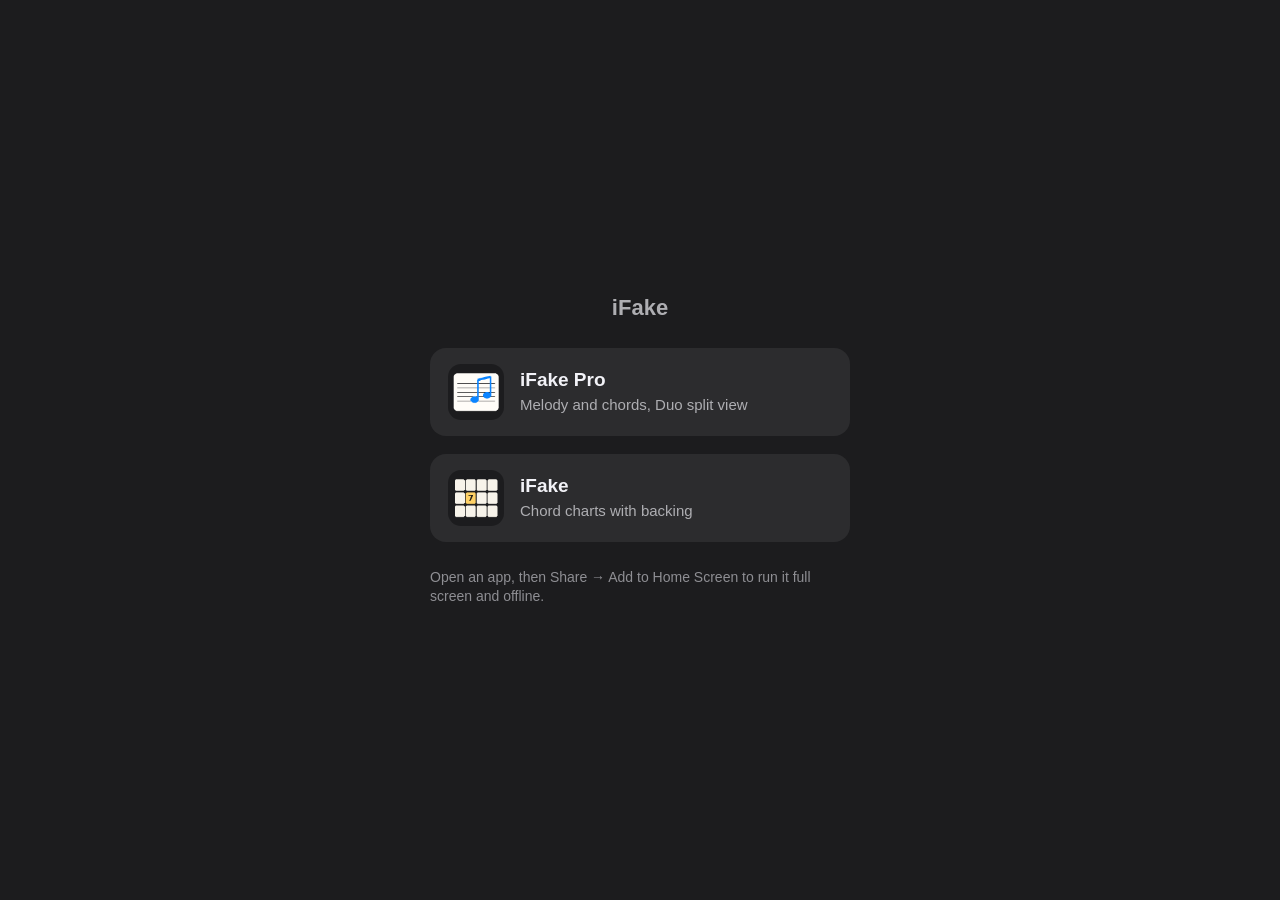
<file: index.html>
<!DOCTYPE html>
<html lang="en">
<head>
<meta charset="utf-8">
<meta name="viewport" content="width=device-width, initial-scale=1, viewport-fit=cover">
<meta name="theme-color" content="#1c1c1e">
<title>iFake</title>
<link rel="icon" type="image/png" href="ifake-pro/icons/icon-192.png">
<style>
  :root { color-scheme: dark; }
  body { margin: 0; min-height: 100vh; background: #1c1c1e; color: #f2f2f7; font: 17px/1.4 -apple-system, BlinkMacSystemFont, "Segoe UI", sans-serif;
    display: flex; flex-direction: column; align-items: center; justify-content: center; gap: 18px;
    padding: max(24px, env(safe-area-inset-top)) 20px max(24px, env(safe-area-inset-bottom)); box-sizing: border-box; }
  h1 { font-size: 22px; font-weight: 600; margin: 0 0 6px; color: #aeaeb2; }
  a.app { display: flex; align-items: center; gap: 16px; width: min(420px, 100%); box-sizing: border-box; padding: 16px 18px;
    background: #2c2c2e; border-radius: 16px; color: inherit; text-decoration: none; }
  a.app:active { background: #3a3a3c; }
  a.app img { width: 56px; height: 56px; border-radius: 13px; }
  a.app b { display: block; font-size: 19px; }
  a.app span { color: #aeaeb2; font-size: 15px; }
  p.tip { width: min(420px, 100%); color: #8e8e93; font-size: 14px; margin: 8px 0 0; }
</style>
</head>
<body>
  <h1>iFake</h1>
  <a class="app" href="ifake-pro/"><img src="ifake-pro/icons/icon-180.png" alt=""><div><b>iFake Pro</b><span>Melody and chords, Duo split view</span></div></a>
  <a class="app" href="ifake/"><img src="ifake/icons/icon-180.png" alt=""><div><b>iFake</b><span>Chord charts with backing</span></div></a>
  <p class="tip">Open an app, then Share → Add to Home Screen to run it full screen and offline.</p>
</body>
</html>
</file>
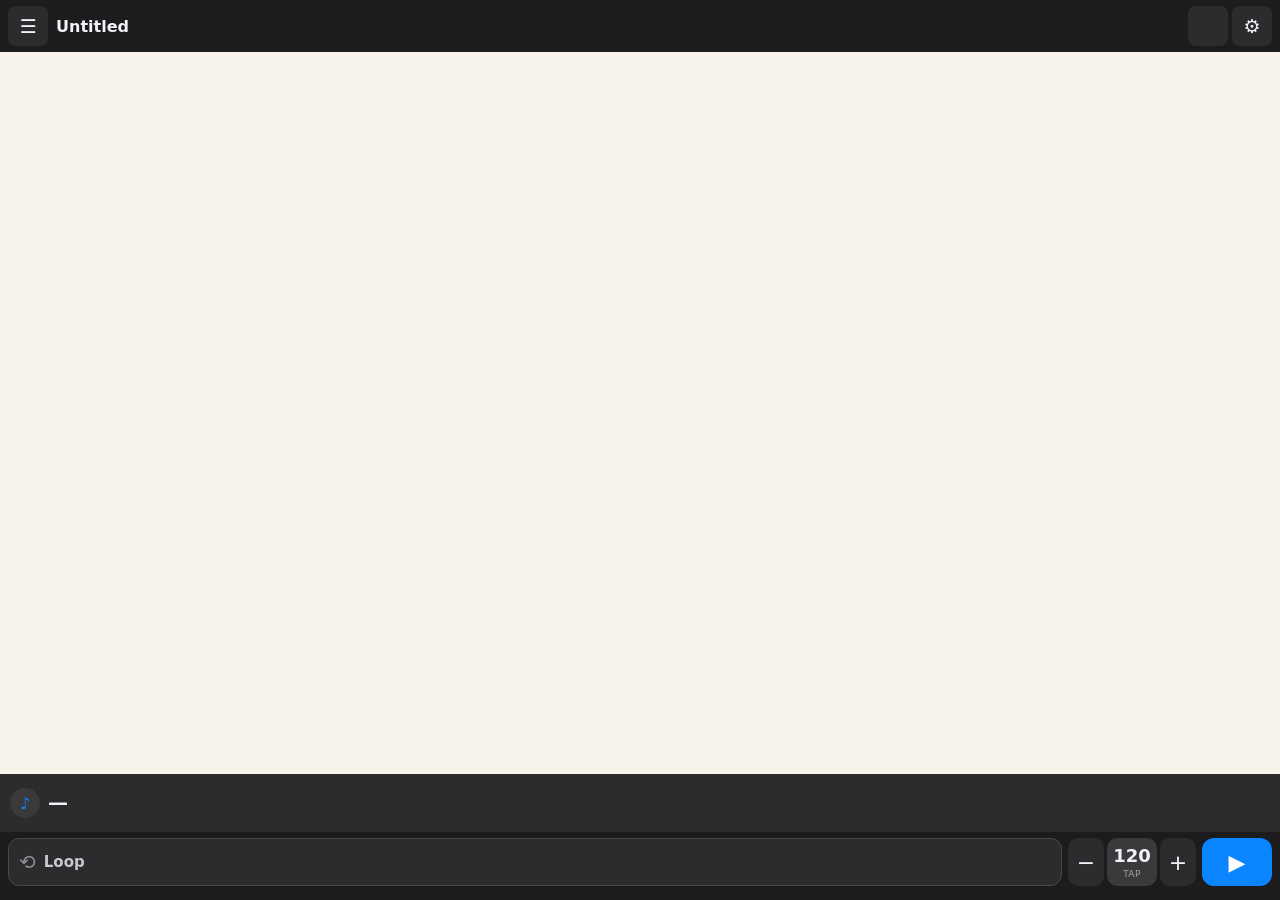
<file: chord-pad/index.html>
<!DOCTYPE html>
<html lang="en">
<head>
<meta charset="utf-8">
<meta name="viewport" content="width=device-width, initial-scale=1">
<title>iFake has moved</title>
<noscript><meta http-equiv="refresh" content="0; url=../ifake/"></noscript>
<script>
  // iFake moved to ../ifake/: drop the offline copy kept for this old address, then go there
  const go = () => location.replace('../ifake/' + location.search + location.hash);
  const drop = navigator.serviceWorker ? navigator.serviceWorker.getRegistrations()
    .then((rs) => Promise.all(rs.filter((r) => new URL(r.scope).pathname.endsWith('/chord-pad/')).map((r) => r.unregister())))
    .catch(() => {}) : Promise.resolve();
  Promise.race([drop, new Promise((r) => setTimeout(r, 600))]).then(go, go);
</script>
</head>
<body style="margin:0;padding:24px;font:17px -apple-system,BlinkMacSystemFont,sans-serif;background:#1c1c1e;color:#f2f2f7">
  iFake has moved to <a href="../ifake/" style="color:#0a84ff">its new address</a>.
</body>
</html>
</file>
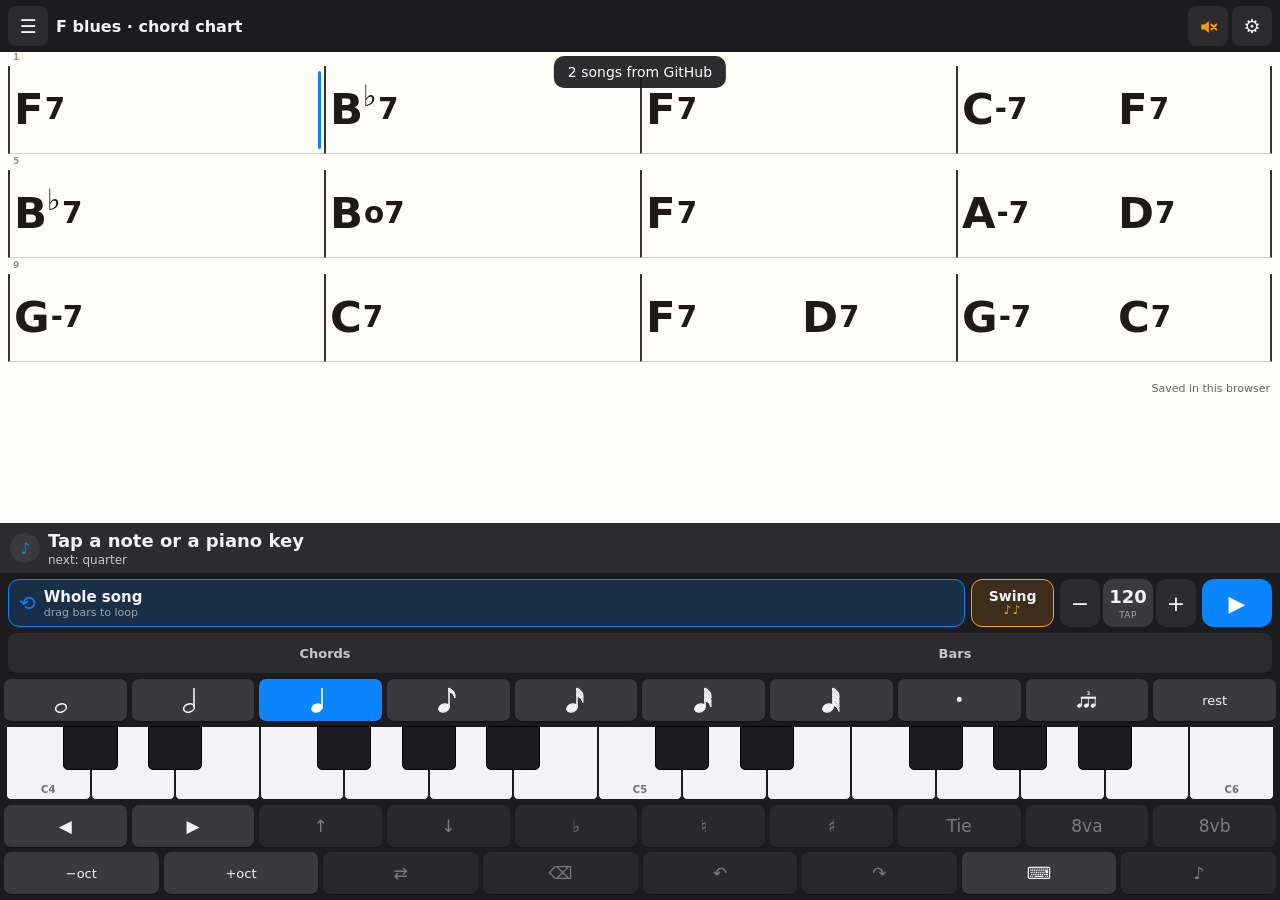
<file: ifake-pro/index.html>
<!DOCTYPE html>
<html lang="en">
<head>
<meta charset="utf-8">
<meta name="viewport" content="width=device-width, initial-scale=1, maximum-scale=1, user-scalable=no, viewport-fit=cover">
<meta name="apple-mobile-web-app-capable" content="yes">
<meta name="mobile-web-app-capable" content="yes">
<meta name="apple-mobile-web-app-status-bar-style" content="black-translucent">
<meta name="apple-mobile-web-app-title" content="iFake Pro">
<meta name="theme-color" content="#1c1c1e">
<link rel="manifest" href="manifest.webmanifest">
<link rel="apple-touch-icon" href="icons/icon-180.png">
<link rel="icon" type="image/png" href="icons/icon-192.png">
<title>iFake Pro</title>
<link rel="stylesheet" href="css/app.css?v=848b35e801">
<script src="lib/vexflow.js?v=139e0c4686"></script>
</head>
<body>
<div id="app">
  <header id="topbar">
    <button class="tb" id="btn-charts" aria-label="Songs">☰</button>
    <div id="title" role="button" tabindex="0">Untitled</div>
    <button class="tb" id="btn-even" aria-label="Even spacing: the chord grid" hidden>▦ Even</button>
    <button class="tb" id="btn-sound" aria-label="Restart the sound" title="Restart the sound"></button>
    <button class="tb" id="btn-settings" aria-label="Settings">⚙︎</button>
  </header>

  <main id="score-wrap">
    <div id="score" aria-label="Score"></div>
    <div id="chordgrid" aria-hidden="true"></div>
    <div id="overlay" aria-hidden="true"></div>
    <div id="score-tools">
      <span id="sync-status"></span>
    </div>
  </main>

  <section id="info" role="button" aria-label="Hear the selection">
    <span class="info-hear" aria-hidden="true">♪</span>
    <div id="info-text">
      <div id="info-main">—</div>
      <div id="info-sub"></div>
    </div>
  </section>

  <div id="typebar" hidden>
    <input id="type-input" type="text" autocomplete="off" autocorrect="off" autocapitalize="off" spellcheck="false" enterkeyhint="done">
    <button id="type-go">Enter</button>
    <button id="type-close" aria-label="Close typing">✕</button>
    <div id="type-msg"></div>
  </div>

  <div id="transport">
    <button id="loop-chip" aria-label="Loop on or off"><span class="lc-icon">⟲</span><span class="lc-text"><span class="lc-main">Loop</span><span class="lc-sub"></span></span></button>
    <div id="mix">
      <button id="mel-chip" aria-label="Play the melody, or just the backing"><span class="mc-main">Melody</span><span class="mc-sub">on</span></button>
      <button id="swing-chip" aria-label="Swing or straight eighths"><span class="sw-main" data-on="swing"><span class="sw-swing">Swing</span><span class="sw-straight">Straight</span></span><span class="sw-sub">♪♪</span></button>
    </div>
    <div id="tempo">
      <button id="tempo-down" aria-label="Slower (hold to repeat)">−</button>
      <button id="bpm" aria-label="Tempo; tap in time to set it"><span id="bpm-val">120</span><small>TAP</small></button>
      <button id="tempo-up" aria-label="Faster (hold to repeat)">+</button>
    </div>
    <button id="btn-play" aria-label="Play">▶</button>
  </div>

  <nav id="tabs" role="tablist">
    <button data-layer="melody" role="tab">Melody</button>
    <button data-layer="chords" role="tab">Chords</button>
    <button data-layer="bars" role="tab">Bars</button>
  </nav>
  <div id="panel" aria-label="Editing keys"></div>
  <section id="bigpiano" aria-label="Piano" hidden></section>
</div>

<div id="foldline" hidden><span>Drag to move the split</span><button data-fl="reset" class="fl-reset">Reset</button><button data-fl="done">Done</button></div>
<div id="toast" role="status"></div>

<div class="sheet" id="sheet-settings" hidden>
  <div class="sheet-card">
    <div class="sheet-head"><h2>Settings</h2><button class="close" data-close>Done</button></div>
    <div class="sheet-body" id="settings-body"></div>
  </div>
</div>
<div class="sheet" id="sheet-charts" hidden>
  <div class="sheet-card">
    <div class="sheet-head"><h2>Songs</h2><button class="close" data-close>Done</button></div>
    <div class="sheet-body" id="charts-body"></div>
  </div>
</div>

<script type="importmap">{"imports": {"./js/app.js": "./js/app.js?v=52d8a49964", "./js/audio.js": "./js/audio.js?v=d3889bc166", "./js/chords.js": "./js/chords.js?v=5fb7131653", "./js/demo.js": "./js/demo.js?v=ed6d17c3be", "./js/form.js": "./js/form.js?v=8150dd6c2c", "./js/grid.js": "./js/grid.js?v=42e483ade6", "./js/melody.js": "./js/melody.js?v=1ba4a73c6a", "./js/recognise.js": "./js/recognise.js?v=ee65f4ce19", "./js/score.js": "./js/score.js?v=24760c899c", "./js/song.js": "./js/song.js?v=78723c8483", "./js/store.js": "./js/store.js?v=4769d0f668", "./js/voicing.js": "./js/voicing.js?v=e6563af0b1"}}</script>
<script type="module" src="js/app.js?v=52d8a49964"></script>
</body>
</html>
</file>
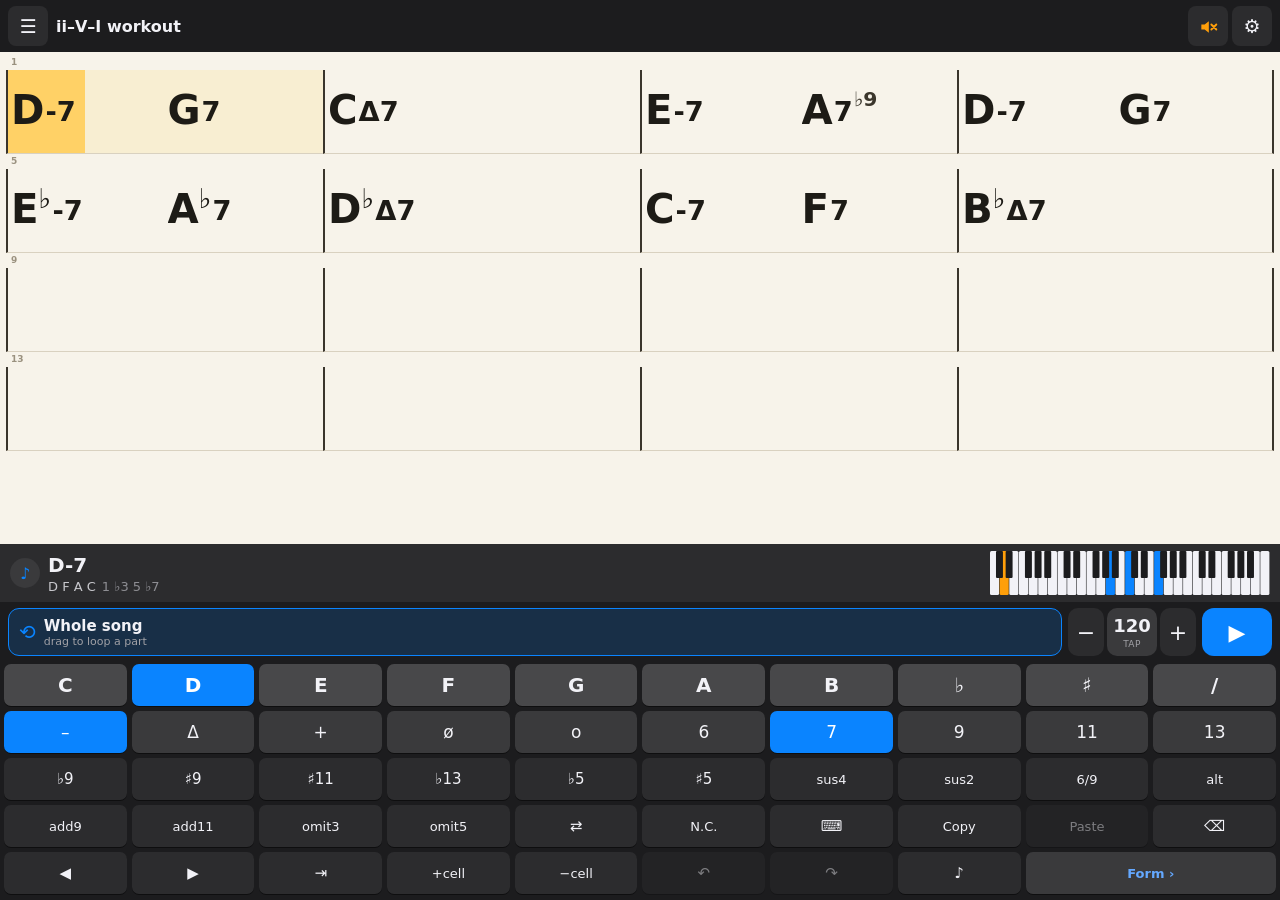
<file: ifake/index.html>
<!DOCTYPE html>
<html lang="en">
<head>
<meta charset="utf-8">
<meta name="viewport" content="width=device-width, initial-scale=1, maximum-scale=1, user-scalable=no, viewport-fit=cover">
<meta name="apple-mobile-web-app-capable" content="yes">
<meta name="mobile-web-app-capable" content="yes">
<meta name="apple-mobile-web-app-status-bar-style" content="black-translucent">
<meta name="apple-mobile-web-app-title" content="iFake">
<meta name="theme-color" content="#1c1c1e">
<link rel="manifest" href="manifest.webmanifest">
<link rel="apple-touch-icon" href="icons/icon-180.png">
<link rel="icon" type="image/png" href="icons/icon-192.png">
<title>iFake</title>
<link rel="stylesheet" href="css/app.css?v=ad4b3a1956">
</head>
<body>
<div id="app">
  <header id="topbar">
    <button class="tb" id="btn-charts" aria-label="Charts">☰</button>
    <div id="title" role="button" tabindex="0">Untitled</div>
    <button class="tb" id="btn-sound" aria-label="Restart the sound" title="Restart the sound"></button>
    <button class="tb" id="btn-settings" aria-label="Settings">⚙︎</button>
  </header>

  <main id="chart-wrap">
    <div id="grid" aria-label="Chord chart"></div>
  </main>

  <section id="info" role="button" aria-label="Hear the selected chord">
    <span class="info-hear" aria-hidden="true">♪</span>
    <div id="info-text">
      <div id="info-chord">—</div>
      <div id="info-notes"></div>
    </div>
    <svg id="piano" viewBox="0 0 280 44" preserveAspectRatio="none" aria-hidden="true"></svg>
  </section>

  <div id="typebar" hidden>
    <input id="type-input" type="text" autocomplete="off" autocorrect="off" autocapitalize="off" spellcheck="false"
           placeholder="C-7b9  or  D-7 G7 | CΔ7" enterkeyhint="done">
    <button id="type-go">Enter</button>
    <button id="type-close" aria-label="Close typing">✕</button>
    <div id="type-msg"></div>
  </div>

  <div id="transport">
    <button id="loop-chip" aria-label="Loop on or off"><span class="lc-icon">⟲</span><span class="lc-text"><span class="lc-main">Loop</span><span class="lc-sub"></span></span></button>
    <div id="tempo">
      <button id="tempo-down" aria-label="Slower (hold to repeat)">−</button>
      <button id="bpm" aria-label="Tempo; tap in time to set it"><span id="bpm-val">120</span><small>TAP</small></button>
      <button id="tempo-up" aria-label="Faster (hold to repeat)">+</button>
    </div>
    <button id="btn-play" aria-label="Play">▶</button>
  </div>

  <nav id="keyboard" aria-label="Chord keyboard"></nav>
</div>

<div id="toast" role="status"></div>

<div class="sheet" id="sheet-settings" hidden>
  <div class="sheet-card">
    <div class="sheet-head"><h2>Settings</h2><button class="close" data-close>Done</button></div>
    <div class="sheet-body" id="settings-body"></div>
  </div>
</div>

<div class="sheet" id="sheet-charts" hidden>
  <div class="sheet-card">
    <div class="sheet-head"><h2>Charts</h2><button class="close" data-close>Done</button></div>
    <div class="sheet-body" id="charts-body"></div>
  </div>
</div>

<script type="importmap">{"imports": {"./js/app.js": "./js/app.js?v=65d9ea9ecb", "./js/audio.js": "./js/audio.js?v=d3889bc166", "./js/chords.js": "./js/chords.js?v=5fb7131653", "./js/form.js": "./js/form.js?v=8150dd6c2c", "./js/store.js": "./js/store.js?v=4769d0f668", "./js/voicing.js": "./js/voicing.js?v=e6563af0b1"}}</script>
<script type="module" src="js/app.js?v=65d9ea9ecb"></script>
</body>
</html>
</file>
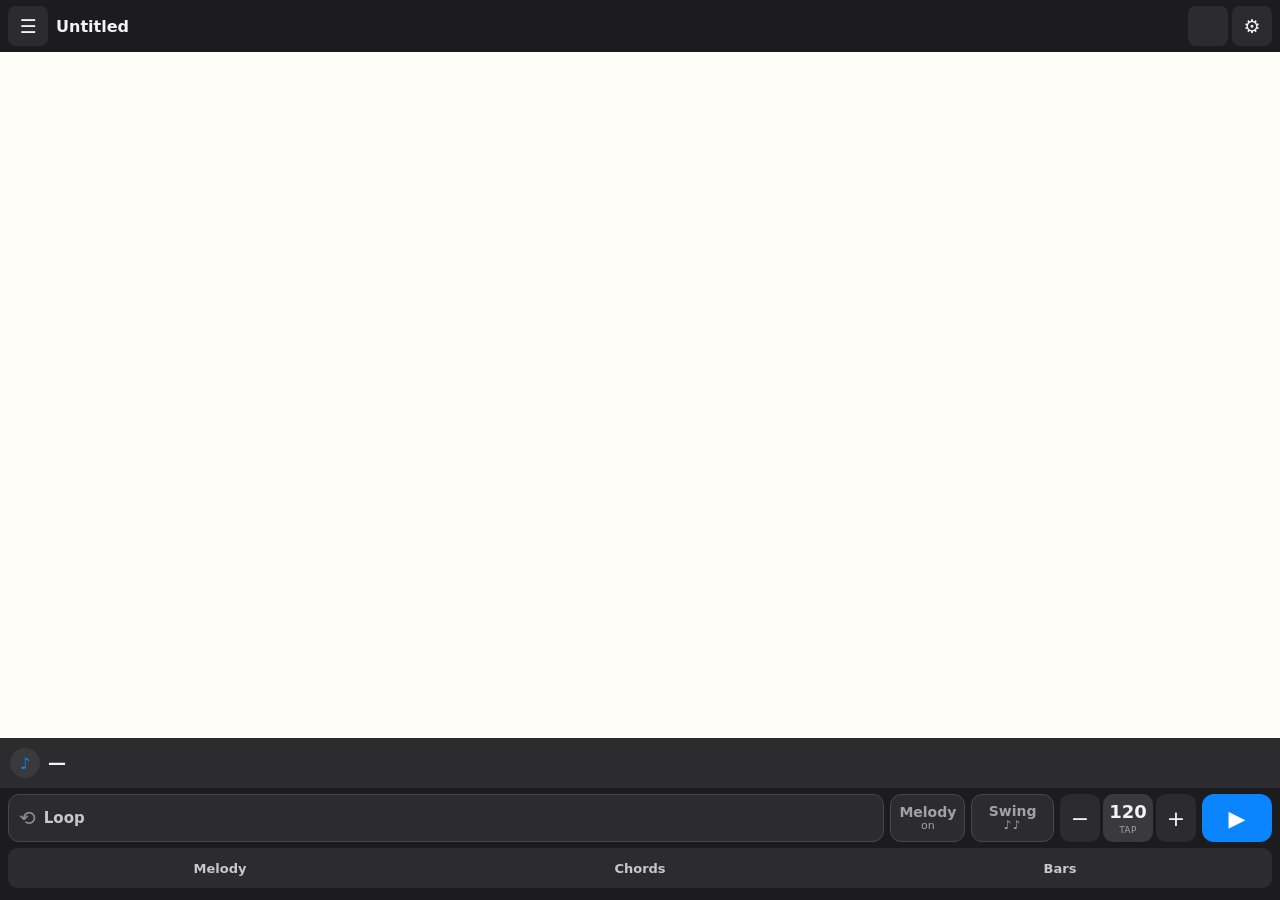
<file: lead-sheet/index.html>
<!DOCTYPE html>
<html lang="en">
<head>
<meta charset="utf-8">
<meta name="viewport" content="width=device-width, initial-scale=1">
<title>iFake Pro has moved</title>
<noscript><meta http-equiv="refresh" content="0; url=../ifake-pro/"></noscript>
<script>
  // iFake Pro moved to ../ifake-pro/: drop the offline copy kept for this old address, then go there
  const go = () => location.replace('../ifake-pro/' + location.search + location.hash);
  const drop = navigator.serviceWorker ? navigator.serviceWorker.getRegistrations()
    .then((rs) => Promise.all(rs.filter((r) => new URL(r.scope).pathname.endsWith('/lead-sheet/')).map((r) => r.unregister())))
    .catch(() => {}) : Promise.resolve();
  Promise.race([drop, new Promise((r) => setTimeout(r, 600))]).then(go, go);
</script>
</head>
<body style="margin:0;padding:24px;font:17px -apple-system,BlinkMacSystemFont,sans-serif;background:#1c1c1e;color:#f2f2f7">
  iFake Pro has moved to <a href="../ifake-pro/" style="color:#0a84ff">its new address</a>.
</body>
</html>
</file>
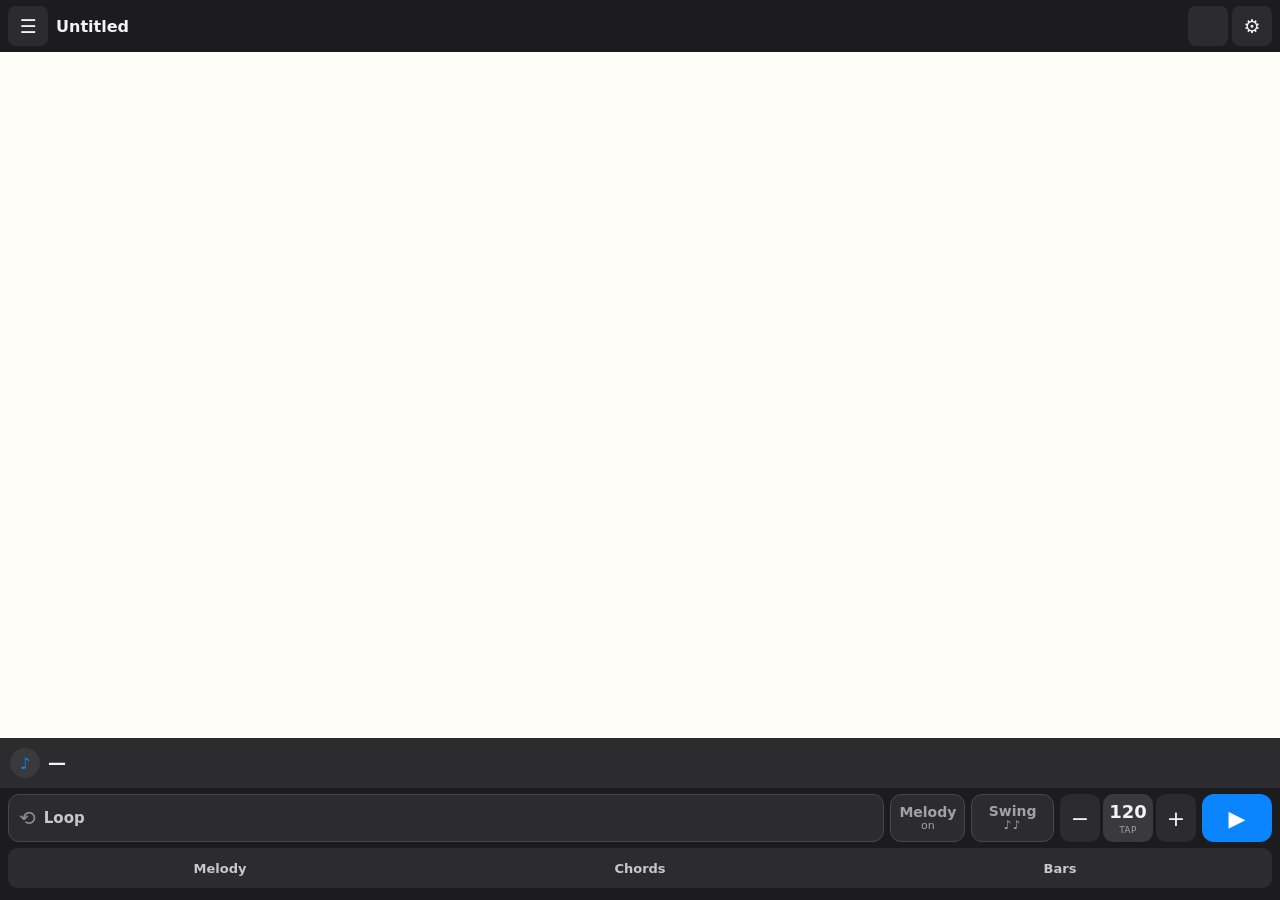
<file: pro/index.html>
<!DOCTYPE html>
<html lang="en">
<head>
<meta charset="utf-8">
<meta name="viewport" content="width=device-width, initial-scale=1">
<title>iFake Pro has moved</title>
<noscript><meta http-equiv="refresh" content="0; url=../ifake-pro/"></noscript>
<script>
  // iFake Pro moved to ../ifake-pro/: drop the offline copy kept for this old address, then go there
  const go = () => location.replace('../ifake-pro/' + location.search + location.hash);
  const drop = navigator.serviceWorker ? navigator.serviceWorker.getRegistrations()
    .then((rs) => Promise.all(rs.filter((r) => new URL(r.scope).pathname.endsWith('/pro/')).map((r) => r.unregister())))
    .catch(() => {}) : Promise.resolve();
  Promise.race([drop, new Promise((r) => setTimeout(r, 600))]).then(go, go);
</script>
</head>
<body style="margin:0;padding:24px;font:17px -apple-system,BlinkMacSystemFont,sans-serif;background:#1c1c1e;color:#f2f2f7">
  iFake Pro has moved to <a href="../ifake-pro/" style="color:#0a84ff">its new address</a>.
</body>
</html>
</file>
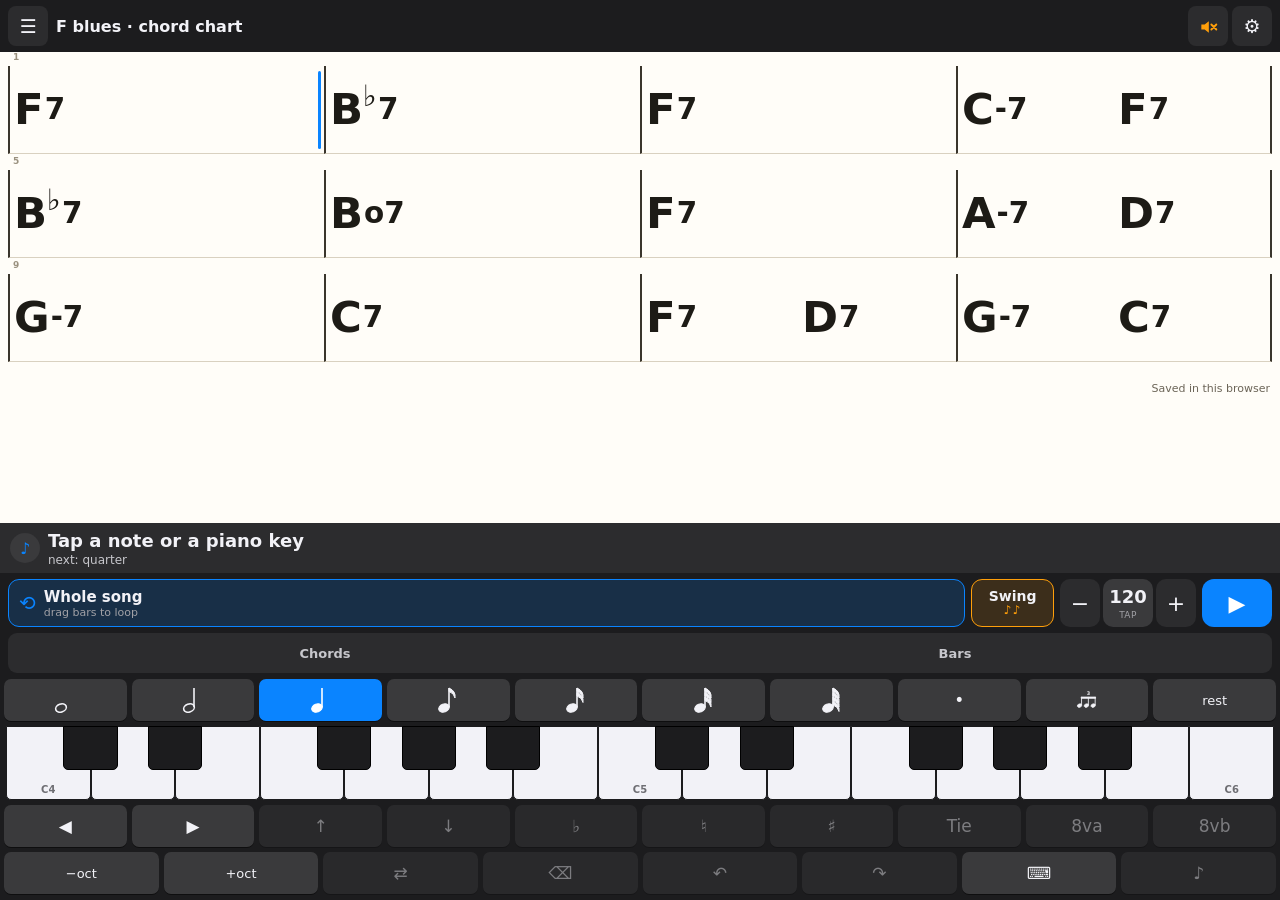
<file: ifake-pro/tests/host.html>
<!DOCTYPE html><html><head><meta name="viewport" content="width=device-width,initial-scale=1"><style>html,body{margin:0;height:100%;background:#000}iframe{border:0;display:block;width:100%;height:100%}</style></head>
<body><iframe src="../index.html?nosongs"></iframe></body></html>
</file>
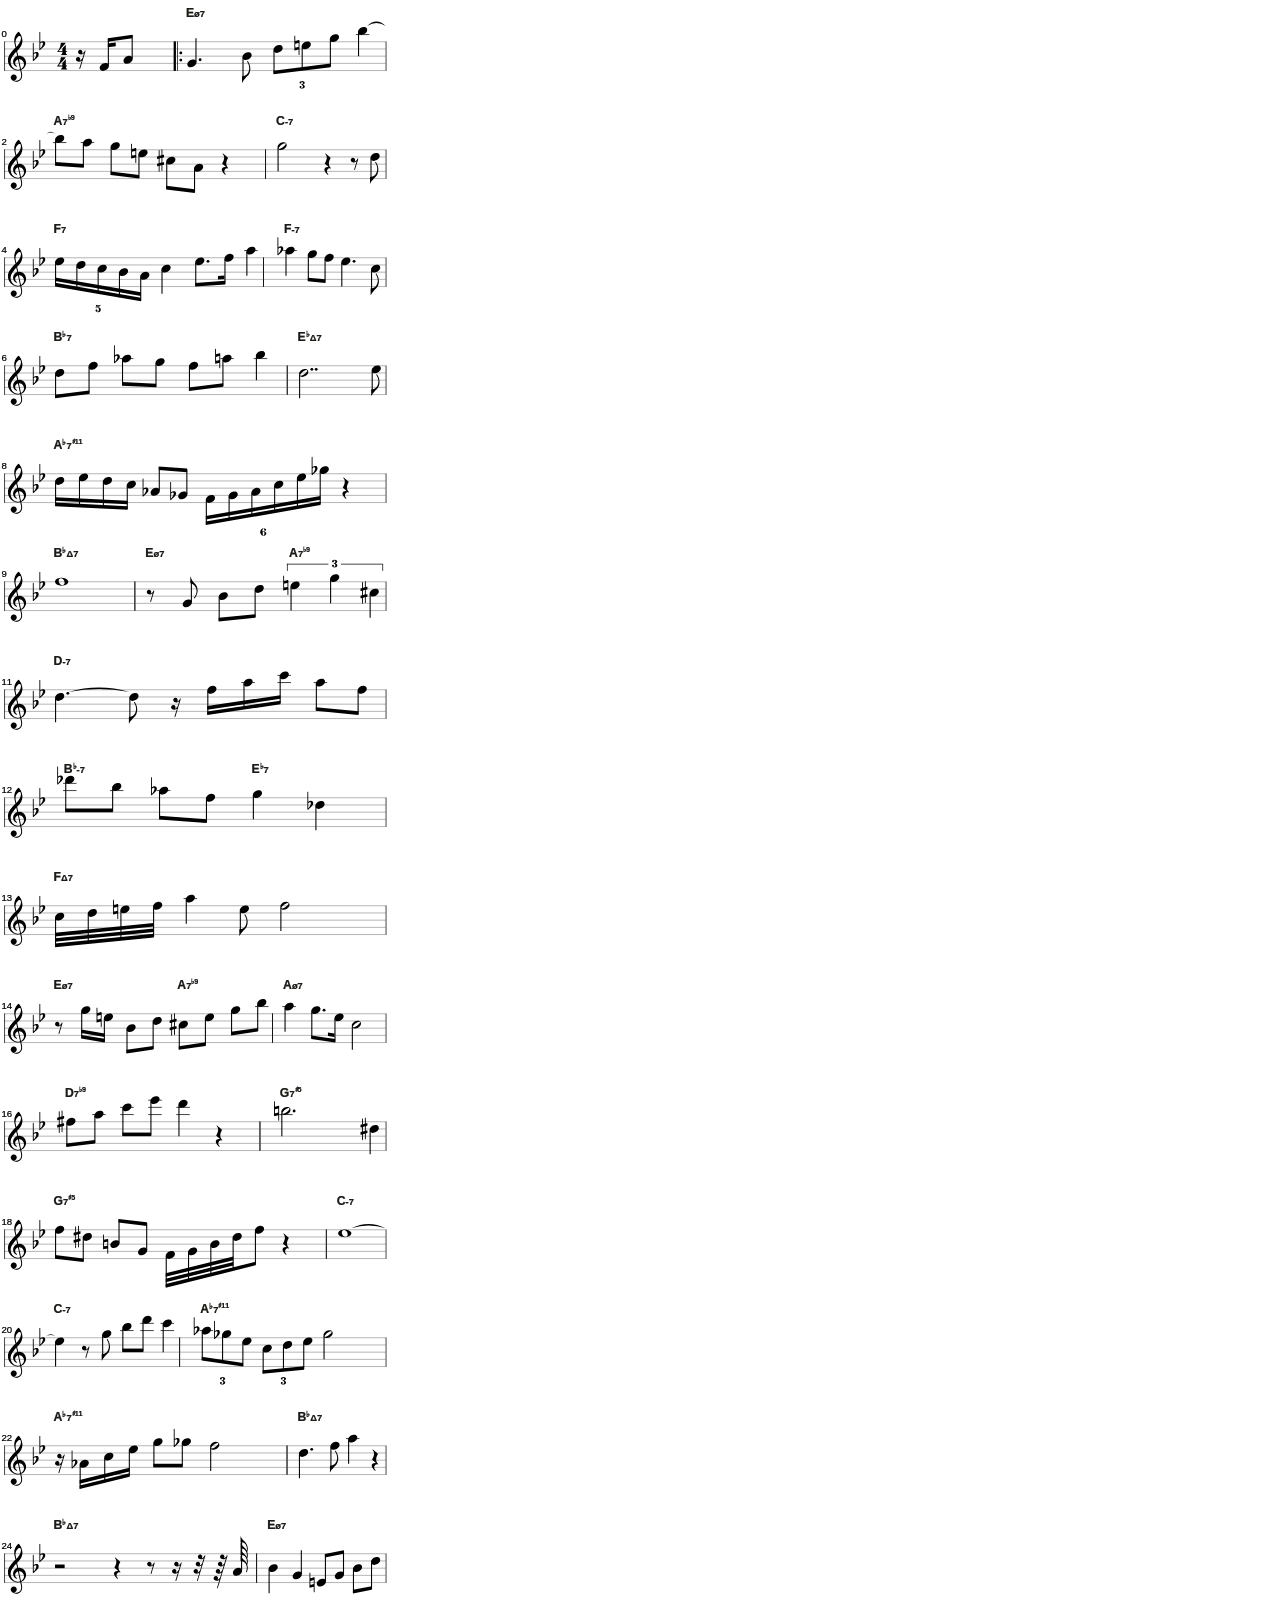
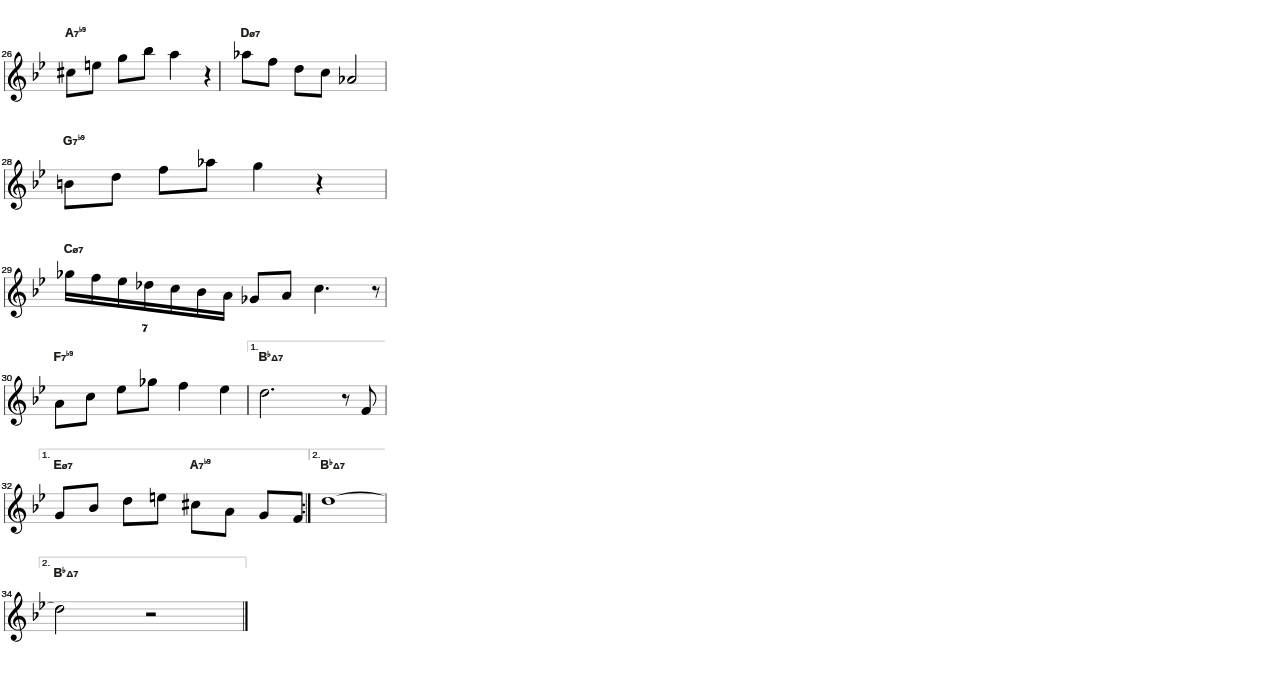
<file: ifake-pro/tests/render.html>
<!DOCTYPE html><html><head><meta charset="utf-8">
<style>body{margin:0;background:#fff} #s{width:390px} .chord-sym{font-family:"Avenir Next Condensed","Arial Narrow",sans-serif;font-weight:600;fill:#1d1b16}
.cs-r{font-size:17px}.cs-a{font-size:11px}.cs-q{font-size:13px}.cs-x{font-size:10px}.cs-b{font-size:12px;fill:#6b6457}</style>
<script src="../lib/vexflow.js"></script></head><body><div id="s"></div>
<script type="module">
import { songFromText } from '../js/song.js';
import { DEMO_SONG_TEXT } from '../js/demo.js';
import { renderScore } from '../js/score.js';
const song = songFromText(DEMO_SONG_TEXT);
const t0 = performance.now();
try { window.__layout = renderScore(document.getElementById('s'), song, { width: 390, barsPerLine: 2, barNumber: (m) => m }); window.__ms = performance.now() - t0; }
catch (e) { window.__err = e.stack; }
</script></body></html>
</file>
<file: ifake-pro/css/app.css>
:root {
  --paper: #f7f3ea;
  --ink: #1d1b16;
  --ink-soft: #6b6457;
  --rule: #d9d1c0;
  --bar: #3a352c;
  --sel: #ffd166;
  --sel-range: #ffe8a8;
  --play: #7bdcb5;
  --kb-bg: #1c1c1e;
  --key: #3a3a3c;
  --key-alt: #2c2c2e;
  --key-on: #0a84ff;
  --key-text: #f2f2f7;
  --accent: #0a84ff;
  --chord-font: "Avenir Next Condensed", "Avenir Next", "Arial Narrow", system-ui, sans-serif;
  --ui-font: -apple-system, BlinkMacSystemFont, "Segoe UI", system-ui, sans-serif;
  --cell-h: 46px;
}
* { box-sizing: border-box; -webkit-tap-highlight-color: transparent; }
html, body { margin: 0; height: 100%; background: var(--kb-bg); overscroll-behavior: none; }
body {
  font-family: var(--ui-font); color: var(--ink);
  -webkit-user-select: none; user-select: none; -webkit-touch-callout: none;
  touch-action: manipulation;
}
#app {
  display: flex; flex-direction: column; height: 100vh; height: 100dvh;
  padding: env(safe-area-inset-top) env(safe-area-inset-right) 0 env(safe-area-inset-left);
}
button { font: inherit; color: inherit; border: 0; background: none; cursor: pointer; }

/* top bar */
#topbar {
  display: flex; align-items: center; gap: 4px; padding: 6px 8px; background: var(--kb-bg); color: var(--key-text);
}
.tb { min-width: 40px; height: 40px; border-radius: 8px; font-size: 19px; background: var(--key-alt); }
#title { flex: 1; min-width: 0; font-weight: 600; font-size: 16px; white-space: nowrap; overflow: hidden; text-overflow: ellipsis; padding: 0 4px; }

/* chart */
#chart-wrap { flex: 1; min-height: 0; overflow-y: auto; background: var(--paper); padding: 10px 6px 6px; -webkit-overflow-scrolling: touch; }
#grid { position: relative; display: grid; grid-template-columns: repeat(var(--cpl, 16), minmax(0, 1fr)); row-gap: 15px; padding-top: 8px; }
.barno { position: absolute; left: 3px; top: -13px; font: 600 9px var(--ui-font); color: #9a917f; pointer-events: none; }
.cell {
  position: relative; height: var(--cell-h); border-bottom: 1px solid var(--rule);
  touch-action: pan-y;
}
.cell.bar { border-left: 2px solid var(--bar); }
.cell.line-end { border-right: 2px solid var(--bar); }
.cell.sel { background: var(--sel); }
.cell.range { background: var(--sel-range); }
.cell.range.sel { background: var(--sel); }
.cell.playing { background: rgba(123, 220, 181, 0.45); }
.cell.playing::after {
  content: ""; position: absolute; left: 0; right: 0; bottom: -1px; height: 5px; background: #2fb67c;
}
.cell.lp { box-shadow: inset 0 4px 0 #0a84ff; }
.cell.lp:not(.sel):not(.range):not(.playing) { background: rgba(10, 132, 255, 0.13); }
#loop-layer { position: absolute; inset: 0; pointer-events: none; z-index: 6; }
#loop-layer[hidden] { display: none; }
.lh { position: absolute; width: 26px; height: 26px; pointer-events: auto; touch-action: none; cursor: ew-resize; }
.lh::after {
  content: ""; position: absolute; left: 6px; top: 6px; width: 14px; height: 14px; border-radius: 50%;
  background: #0a84ff; border: 2px solid #fff; box-shadow: 0 1px 3px rgba(0,0,0,.35); box-sizing: border-box;
}
.ch .l1, .ch .l2 { display: contents; }
/* a crowded symbol: root and quality on top, extensions and bass underneath */
.ch.two { flex-direction: column; align-items: flex-start; justify-content: center; }
.ch.two .l1, .ch.two .l2 { display: flex; align-items: baseline; white-space: nowrap; }
.ch.two .l2 { margin-top: 0.05em; }
.ch.two .x { top: 0; font-size: 0.8em; margin-left: 0; }
.ch.two .b { font-size: 0.85em; }
.ch.cut .x { display: none; }                      /* last resort: extensions hide; the bass never does */
.ch {
  position: absolute; left: 3px; top: 0; bottom: 0; z-index: 2; pointer-events: none;
  display: flex; align-items: center; white-space: nowrap; overflow: hidden;
  font-family: var(--chord-font); font-weight: 600; color: var(--ink); line-height: 1;
}
.ch .r { font-size: 1.55em; }
.ch .ra { font-size: 1.05em; position: relative; top: -0.45em; }
.ch .q { font-size: 1.05em; margin-left: 1px; }
.ch .x { font-size: 0.78em; position: relative; top: -0.6em; margin-left: 1px; color: #3b362c; }
.ch .b { font-size: 1.0em; margin-left: 1px; color: var(--ink-soft); }
.ch.nc { font-style: italic; color: var(--ink-soft); }
.ch.err { color: #c0392b; }
#line-tools { display: flex; gap: 8px; align-items: center; padding: 12px 2px 4px; }
#line-tools button { font-size: 13px; padding: 6px 10px; border-radius: 7px; background: #e6dfcf; color: var(--ink); }
#sync-status { margin-left: auto; font-size: 11px; color: var(--ink-soft); }
#sync-status.warn { color: #c0392b; font-weight: 600; }

/* info strip */
#info {
  display: flex; align-items: center; gap: 8px; padding: 6px 10px; background: #2c2c2e; color: var(--key-text); min-height: 58px;
}
#info-text { flex: 1; min-width: 0; }
#info { cursor: pointer; touch-action: manipulation; transition: background 0.12s; }
#info.pressed, #info:active { background: #3a3a3c; }
.info-hear {
  flex-shrink: 0; width: 30px; height: 30px; border-radius: 50%; background: #3a3a3c; color: #0a84ff;
  display: flex; align-items: center; justify-content: center; font-size: 16px;
}
#info.pressed .info-hear { background: #0a84ff; color: #fff; }
#info-chord { font-family: var(--chord-font); font-weight: 600; font-size: 20px; white-space: nowrap; overflow: hidden; text-overflow: ellipsis; }
#info-notes { font-size: 13px; color: #c7c7cc; white-space: nowrap; overflow: hidden; text-overflow: ellipsis; margin-top: 2px; }
#info-notes .iv { color: #8e8e93; margin-left: 6px; }
#piano { width: 46%; max-width: 280px; height: 44px; flex-shrink: 0; }

/* text entry */
#typebar { display: flex; flex-wrap: wrap; gap: 6px; padding: 6px 8px; background: #2c2c2e; }
#typebar[hidden] { display: none; }
#type-input {
  flex: 1; min-width: 0; height: 38px; border-radius: 8px; border: 0; padding: 0 10px;
  font-size: 16px; background: #f2f2f7; color: #000; -webkit-user-select: text; user-select: text;
}
#type-go { height: 38px; padding: 0 14px; border-radius: 8px; background: var(--accent); color: #fff; font-weight: 600; }
#type-close { height: 38px; width: 38px; border-radius: 8px; background: #3a3a3c; color: #f2f2f7; font-size: 15px; }
body.typing #keyboard, body.typing #transport { display: none; }

/* transport strip (thumb zone, above the keyboard) */
#transport { display: flex; align-items: center; gap: 6px; padding: 6px 8px 2px; background: var(--kb-bg); color: var(--key-text); }
#loop-chip {
  flex: 1; min-width: 0; height: 48px; border-radius: 11px; background: #2c2c2e; border: 1px solid #48484a;
  display: flex; align-items: center; gap: 8px; padding: 0 10px; text-align: left; color: #c7c7cc;
}
#loop-chip.on { background: rgba(10, 132, 255, 0.18); border-color: #0a84ff; color: #f2f2f7; }
#loop-chip .lc-icon { font-size: 20px; color: #8e8e93; }
#loop-chip.on .lc-icon { color: #0a84ff; }
#loop-chip .lc-text { display: flex; flex-direction: column; min-width: 0; }
#loop-chip .lc-main { font: 600 15px var(--ui-font); white-space: nowrap; overflow: hidden; text-overflow: ellipsis; }
#loop-chip .lc-sub { font-size: 11px; color: #a1a1a6; white-space: nowrap; overflow: hidden; text-overflow: ellipsis; }
#tempo { display: flex; align-items: center; gap: 3px; }
#tempo-down, #tempo-up { height: 48px; min-width: 40px; flex-shrink: 0; border-radius: 10px; background: #2c2c2e; font-size: 22px; touch-action: none; }
#bpm {
  height: 48px; min-width: 50px; border-radius: 10px; background: #3a3a3c; display: flex; flex-direction: column;
  align-items: center; justify-content: center; line-height: 1; font: 600 18px var(--ui-font); touch-action: none;
}
#bpm small { font-size: 9px; font-weight: 500; color: #a1a1a6; margin-top: 3px; letter-spacing: 0.05em; }
#bpm:active { background: #48484a; }
#btn-play { width: 70px; height: 48px; border-radius: 12px; background: var(--accent); color: #fff; font-size: 22px; touch-action: none; }
#btn-play.on { background: #ff453a; }
#type-msg { width: 100%; font-size: 12px; color: #c7c7cc; min-height: 14px; }
#type-msg.err { color: #ff6961; }

/* keyboard */
#keyboard {
  background: var(--kb-bg); padding: 6px 4px calc(6px + env(safe-area-inset-bottom));
  display: grid; grid-template-columns: repeat(10, minmax(0, 1fr)); gap: 5px;
}
.key {
  height: 42px; border-radius: 7px; background: var(--key); color: var(--key-text);
  font-size: 17px; font-weight: 500; display: flex; align-items: center; justify-content: center;
  box-shadow: 0 1px 0 rgba(0,0,0,0.5); padding: 0; overflow: hidden; white-space: nowrap;
}
.key.alt { background: var(--key-alt); font-size: 15px; }
.key.root { font-family: var(--chord-font); font-weight: 700; font-size: 20px; background: #48484a; }
.key.small { font-size: 13px; }
.key.on { background: var(--key-on); color: #fff; }
.key.on.implied { background: #2b5f99; color: #d6e8ff; box-shadow: inset 0 0 0 1.5px #0a84ff; }  /* 7 added by Δ, ø or alt */
.key.dim { opacity: 0.45; }
.key:active, .key.pressed { filter: brightness(1.35); }

/* toast */
#toast {
  position: fixed; left: 50%; top: calc(56px + env(safe-area-inset-top)); transform: translateX(-50%);
  background: rgba(28,28,30,0.92); color: #fff; padding: 8px 14px; border-radius: 10px; font-size: 14px;
  opacity: 0; transition: opacity 0.18s; pointer-events: none; z-index: 50; max-width: 90vw; text-align: center;
}
#toast.show { opacity: 1; }

/* sheets */
.sheet { position: fixed; inset: 0; background: rgba(0,0,0,0.45); z-index: 40; display: flex; align-items: flex-end; justify-content: center; }
.sheet[hidden] { display: none; }
.sheet-card {
  width: 100%; max-width: 560px; max-height: 88dvh; background: #f2f2f7; color: #000; border-radius: 14px 14px 0 0;
  display: flex; flex-direction: column; padding-bottom: env(safe-area-inset-bottom);
}
.sheet-head { display: flex; align-items: center; padding: 12px 14px 6px; }
.sheet-head h2 { margin: 0; font-size: 18px; flex: 1; }
.sheet-head .close { color: var(--accent); font-weight: 600; font-size: 16px; padding: 6px; }
.sheet-body { overflow-y: auto; padding: 4px 14px 18px; -webkit-user-select: text; user-select: text; }
.group { background: #fff; border-radius: 10px; margin: 10px 0; padding: 2px 12px; }
.group h3 { margin: 12px 0 4px; font-size: 12px; text-transform: uppercase; letter-spacing: 0.04em; color: #6e6e73; font-weight: 600; }
.row { display: flex; align-items: center; gap: 10px; min-height: 44px; border-bottom: 1px solid #e5e5ea; }
.row:last-child { border-bottom: 0; }
.row label { flex: 1; font-size: 15px; }
.row select, .row input[type=number], .row input[type=text] {
  font-size: 16px; border: 1px solid #d1d1d6; border-radius: 8px; padding: 6px 8px; background: #fff; max-width: 60%;
}
.row input[type=range] { width: 45%; }
.row .val { font-size: 13px; color: #6e6e73; min-width: 34px; text-align: right; }
.btn { background: var(--accent); color: #fff; border-radius: 9px; padding: 9px 14px; font-weight: 600; font-size: 15px; }
.btn.secondary { background: #e5e5ea; color: #000; }
.btn.danger { background: #ff3b30; }
.chart-item { display: flex; align-items: center; gap: 8px; min-height: 48px; border-bottom: 1px solid #e5e5ea; }
.chart-item .name { flex: 1; font-size: 16px; }
.chart-item.current .name { font-weight: 700; }
.chart-item button { font-size: 14px; min-height: 38px; padding: 8px 12px; border-radius: 8px; background: #e5e5ea; }
textarea.io { width: 100%; min-height: 120px; font: 13px ui-monospace, Menlo, monospace; border-radius: 8px; border: 1px solid #d1d1d6; padding: 8px; }
.hint { font-size: 12px; color: #6e6e73; margin: 6px 0; }
.btn-row { display: flex; flex-wrap: wrap; gap: 8px; margin: 10px 0; }

/* phone landscape: chart on the left, keyboard on the right */
@media (max-height: 560px) and (orientation: landscape) {
  :root { --cell-h: 38px; }
  #app {
    display: grid; grid-template-columns: minmax(0, 1fr) minmax(300px, 42%);
    grid-template-rows: auto minmax(0, 1fr) auto auto auto;
    grid-template-areas: "top top" "chart kb" "info kb" "type kb" "transport kb";
    padding-bottom: env(safe-area-inset-bottom);
  }
  #topbar { grid-area: top; }
  #chart-wrap { grid-area: chart; }
  #info { grid-area: info; min-height: 44px; padding: 2px 10px; }
  #typebar { grid-area: type; }
  #transport { grid-area: transport; padding-bottom: 6px; }
  #loop-chip, #tempo-down, #tempo-up, #bpm, #btn-play { height: 42px; }
  #keyboard { grid-area: kb; grid-auto-rows: 1fr; align-content: stretch; gap: 4px; padding: 4px; }
  .key { height: 100%; min-height: 34px; font-size: 14px; }
  .key.root { font-size: 17px; }
  .key.small { font-size: 11px; }
  #piano { height: 36px; width: 40%; }
}

/* compact gesture list in Settings */
.howto { display: grid; grid-template-columns: auto 1fr; gap: 6px 12px; margin: 6px 0 12px; font-size: 13px; }
.howto dt { font-weight: 600; color: #1c1c1e; white-space: nowrap; }
.howto dd { margin: 0; color: #6e6e73; }

/* form keys and repeat signs */
.key.form { background: #343438; }
.key.form.on { background: var(--key-on); }
.cell.rep-start { border-left: 4px solid var(--bar); }
.cell.rep-end { border-right: 4px solid var(--bar); }
.rs, .re { position: absolute; top: 0; bottom: 0; width: 5px; pointer-events: none; z-index: 3;
  background: radial-gradient(circle, var(--bar) 1.7px, transparent 2.1px) 0 36% / 5px 5px no-repeat,
              radial-gradient(circle, var(--bar) 1.7px, transparent 2.1px) 0 64% / 5px 5px no-repeat; }
.rs { left: 2px; }
.re { right: 2px; }
.cell.rep-start .ch { left: 9px; }
.rtimes { position: absolute; right: 1px; top: -13px; font: 700 9px var(--ui-font); color: var(--bar); pointer-events: none; }
.volta {
  position: absolute; left: 2px; top: -13px; height: 11px; z-index: 3; pointer-events: none;
  border-left: 1.5px solid var(--bar); border-top: 1.5px solid var(--bar); padding-left: 3px;
  font: 700 9px var(--ui-font); line-height: 10px; color: var(--bar);
}

/* ===================== Lead Sheet ===================== */
#score-wrap { flex: 1; min-height: 0; overflow-y: auto; background: #fffdf8; position: relative; -webkit-overflow-scrolling: touch; touch-action: pan-y; }
#score { position: relative; }
#score svg { display: block; }
#overlay { position: absolute; left: 0; top: 0; right: 0; pointer-events: none; }
#score-tools { display: flex; padding: 8px 10px 14px; }
#score-tools #sync-status { margin-left: auto; }
.chord-sym { font-family: var(--chord-font); font-weight: 600; fill: #1d1b16; }
path.vmk { fill: none; stroke: #1d1b16; stroke-width: 1.3; }
.vmk-t { font: 700 12px var(--ui-font); fill: #1d1b16; }
.mnum { font: 11px var(--ui-font); fill: #1d1b16; }
.cs-r { font-size: 17px; } .cs-a { font-size: 11px; } .cs-q { font-size: 13px; } .cs-x { font-size: 10px; } .cs-b { font-size: 12px; fill: #6b6457; }
.ov { position: absolute; pointer-events: none; border-radius: 4px; }
.ov.sel { background: rgba(10, 132, 255, 0.22); box-shadow: 0 0 0 1.5px rgba(10, 132, 255, 0.75); }
.ov.cursor { width: 3px; background: #0a84ff; border-radius: 2px; }
.ov.chordsel { background: rgba(255, 209, 102, 0.55); box-shadow: 0 0 0 1.5px #e0a800; }
.ov.bars { background: rgba(10, 132, 255, 0.10); border-top: 3px solid #0a84ff; border-radius: 0; }
.ov.play { width: 4px; background: #2fb67c; border-radius: 2px; }
.ov-clear { position: absolute; pointer-events: auto; width: 26px; height: 26px; border-radius: 50%; background: #0a84ff; color: #fff;
  font-size: 13px; display: flex; align-items: center; justify-content: center; box-shadow: 0 1px 3px rgba(0,0,0,.3); }

#info { min-height: 50px; }
#info-main { font-family: var(--chord-font); font-weight: 600; font-size: 18px; white-space: nowrap; overflow: hidden; text-overflow: ellipsis; }
#info-sub { font-size: 12px; color: #c7c7cc; white-space: nowrap; overflow: hidden; text-overflow: ellipsis; margin-top: 2px; }

#tabs { display: flex; gap: 0; margin: 4px 8px 0; background: #2c2c2e; border-radius: 9px; padding: 2px; }
#tabs button { flex: 1; height: 36px; border-radius: 7px; color: #c7c7cc; font: 600 13px var(--ui-font); }
#tabs button.on { background: #636366; color: #fff; }
#panel { background: var(--kb-bg); padding: 6px 4px calc(6px + env(safe-area-inset-bottom)); display: flex; flex-direction: column; gap: 5px; }
.krow { display: grid; grid-template-columns: repeat(10, minmax(0, 1fr)); gap: 5px; }
.krow.k8 { grid-template-columns: repeat(8, minmax(0, 1fr)); }
.key svg { width: 26px; height: 30px; }
.key svg path, .key svg line, .key svg ellipse { stroke: currentColor; fill: currentColor; }
.key svg ellipse.open { fill: none; stroke-width: 1.6; }

/* piano strip for note entry */
#piano-strip { position: relative; height: 74px; margin: 0 2px; touch-action: none; user-select: none; }
#piano-strip .pk { position: absolute; top: 0; border-radius: 0 0 5px 5px; }
#piano-strip .pk.w { height: 74px; background: #f2f2f7; border: 1px solid #1c1c1e; box-sizing: border-box; color: #6e6e73;
  font: 600 10px var(--ui-font); display: flex; align-items: flex-end; justify-content: center; padding-bottom: 4px; }
#piano-strip .pk.b { height: 44px; background: #1c1c1e; border: 1px solid #000; z-index: 2; }
#piano-strip .pk.down.w { background: #0a84ff; color: #fff; }
#piano-strip .pk.down.b { background: #0a84ff; }
#piano-strip .pk.cur { box-shadow: inset 0 -4px 0 #ff9f0a; }

body.typing #panel, body.typing #tabs { display: none; }

@media (max-height: 560px) and (orientation: landscape) {
  #app { grid-template-rows: auto minmax(0, 1fr) auto auto auto;
    grid-template-areas: "top top" "chart kb" "info kb" "type kb" "transport kb"; }
  #score-wrap { grid-area: chart; }
  #tabs { grid-area: kb; align-self: start; }
  #panel { grid-area: kb; margin-top: 38px; overflow-y: auto; }
  #piano-strip { height: 58px; }
  #piano-strip .pk.w { height: 58px; } #piano-strip .pk.b { height: 34px; }
  .key { height: 34px; }
}
.key.tiny { font-size: 11px; letter-spacing: -0.2px; }

/* chords mode: Chord Pad-style cells over a faded score */
#chordgrid { position: absolute; left: 0; top: 0; right: 0; pointer-events: none; display: none; }
#score-wrap.chords-mode #chordgrid { display: block; }
#score-wrap.chords-mode #score svg { opacity: 0.14; }
#score-wrap.chords-mode .chord-sym, #score-wrap.chords-mode .vmk, #score-wrap.chords-mode .mnum { display: none; }
#chordgrid .cell { position: absolute; height: auto; touch-action: auto; box-sizing: border-box; --halo: #fffdf8; }
#chordgrid .cell.sel { --halo: var(--sel); }
#chordgrid .cell.playing { --halo: #d3f3e6; }
#chordgrid .cell.selbar:not(.sel) { background: rgba(255, 196, 0, 0.1); }
#chordgrid .cell.playbar:not(.playing) { background: rgba(123, 220, 181, 0.16); }
#chordgrid .cell.lp:not(.sel):not(.playing) { --halo: #e4f0ff; }
#chordgrid .ch { left: 4px; text-shadow: 0 0 2px var(--halo), 0 0 4px var(--halo), 0 0 7px var(--halo); }
#chordgrid .cell.rep-start .ch { left: 14px; }
#chordgrid .volta { top: -14px; }
#chordgrid .barno { top: -14px; }

/* divided beats: thin dashed divider between slots; "3" bracket over triplets */
#chordgrid .cell.sub { border-left: 1px dashed #c9c2b0; }
#chordgrid .tup3 { position: absolute; left: 4px; top: 4px; height: 4px; border: 1px solid #9a927f; border-bottom: 0; }
#chordgrid .tup3::after { content: '3'; position: absolute; left: 50%; top: -6px; transform: translateX(-50%); padding: 0 2px;
  background: var(--halo); font: 600 9px/1 var(--ui-font); color: #6f6857; }
/* beat-division keys (chords panel): a slim row */
.krow.divrow { grid-template-columns: repeat(5, minmax(0, 1fr)); }
.key.div { height: 28px; background: var(--key-alt); }
.key.div.on { background: var(--key-on); }
.key.div svg.rh { width: 40px; height: 26px; }
.key svg.rh text { font: 700 8px var(--ui-font); fill: currentColor; stroke: none; }
.key svg.rh path.br { fill: none; stroke-width: 1; }

/* ---------- split layout (iPhone Duo half-folded like a laptop, or Settings → Split) ----------
   top half (upright): the chart, then one row of controls; the fold; bottom half (flat): big piano + keys.
   --seg0 / --hinge / --seg1 come from the Viewport Segments API, or 50/50 when forced on. */
body.split #app {
  display: grid; padding-bottom: 0;
  /* top half: the chart only · the fold · bottom half: control row, tabs, keys, and the piano along the bottom edge */
  --piano-h: clamp(100px, calc((var(--seg1) - 90px) * 0.5), 250px);
  grid-template-columns: auto minmax(0, 1fr) auto;
  grid-template-rows: calc(var(--seg0) - env(safe-area-inset-top)) var(--hinge) 52px 38px minmax(0, 1fr) var(--piano-h);
  grid-template-areas: "chart chart chart" "hinge hinge hinge" "top transport transport" "tabs tabs tabs" "kb kb kb" "piano piano piano";
}
body.split #score-wrap { grid-area: chart; }
body.split #topbar { grid-area: top; padding: 4px; background: var(--kb-bg); }
body.split #title { display: none; }
body.split #info { display: none; }                         /* no room; the piano bar names the chord */
body.split #typebar { grid-area: transport; z-index: 3; }
body.split #transport { grid-area: transport; padding: 5px 6px; }
body.split #loop-chip, body.split #tempo-down, body.split #tempo-up, body.split #bpm, body.split #btn-play { height: 42px; }
body.split #tabs { grid-area: tabs; margin: 3px 4px 0; }
body.split #tabs button { height: 32px; }
body.split #score-wrap { padding-bottom: 56px; }   /* the last line can scroll clear of the fold */
body.split #panel { grid-area: kb; overflow-y: auto; margin-top: 0; padding: 4px 4px 2px; gap: 4px; }
body.split #panel .krow { gap: 4px; }
body.split #panel .krow.divrow { flex: 0 0 auto; }
body.split #panel .key.div { height: 30px; }
body.split #panel .key { height: auto; min-height: 22px; }
body.split #panel .krow { flex: 1; }
body.split #panel #piano-strip { display: none; }             /* the big piano replaces it */
body.split #bigpiano { grid-area: piano; display: flex; }
#bigpiano[hidden] { display: none !important; }
#bigpiano { position: relative; flex-direction: column; background: var(--kb-bg); padding: 6px 6px 0 6px; gap: 5px; min-height: 0; }
#bigpiano .bp-bar { display: flex; align-items: center; gap: 6px; height: 40px; flex: 0 0 auto; color: #c7c7cc; font-size: 14px; }
#bigpiano .bp-bar button { height: 40px; min-width: 44px; border-radius: 9px; background: var(--key-alt); color: var(--key-text); font-size: 16px; padding: 0 10px; }
#bigpiano .bp-bar .bp-oct { font-size: 22px; min-width: 44px; padding: 0; }
#bigpiano .bp-name { cursor: pointer; border-radius: 9px; transition: background-color 0.15s; flex: 1; min-width: 0; background: none !important; text-align: center; font: 600 20px var(--chord-font); color: #fff; white-space: nowrap; overflow: hidden; text-overflow: ellipsis; }
#bigpiano .bp-mode { display: flex; background: var(--key-alt); border-radius: 10px; padding: 2px; gap: 2px; height: 40px; box-sizing: border-box; }
#bigpiano .bp-mode button { height: 36px; min-width: 58px; background: none; color: #c7c7cc; font-size: 15px; border-radius: 8px; }
#bigpiano .bp-mode button.on { background: #e5e5ea; color: #1c1c1e; font-weight: 600; }
#bigpiano .bp-bar button[hidden] { display: none; }
#bigpiano .bp-bar button:not(.bp-name):disabled { opacity: 0.4; }
#bigpiano .bp-write.ready { background: #0a84ff; color: #fff; font-weight: 600; }
#bigpiano .bp-name.none { color: #8e8e93; font: 14px var(--ui-font); }
#bigpiano .bp-keys { position: relative; flex: 1; min-height: 0; touch-action: none; overflow: hidden; }
#bigpiano .bp-strip { position: absolute; inset: 0; will-change: transform; }
#bigpiano .pk { position: absolute; top: 0; box-sizing: border-box; border-radius: 0 0 6px 6px; }
#bigpiano .pk.w { height: 100%; background: #f4f1ea; border: 1px solid #1c1c1e; color: #8e8e93; font: 11px var(--ui-font);
  display: flex; align-items: flex-end; justify-content: center; padding-bottom: 5px; }
#bigpiano .pk.b { height: 60%; background: #2c2c2e; border: 1px solid #000; z-index: 2; }
#bigpiano .pk.on.w, #bigpiano .pk.on.b { background: #3d8bfd; color: #fff; }
#bigpiano .pk.on.root.w, #bigpiano .pk.on.root.b { background: #0a5fd6; }
#bigpiano .pk.on.root::after { content: ''; position: absolute; left: 50%; bottom: 26px; width: 8px; height: 8px; margin-left: -4px; border-radius: 50%; background: #fff; }
#bigpiano .pk.on.root.b::after { bottom: 10px; }
/* Follow without latch: the selected chord's keys are marked (pale blue, root dotted) but not held */
#bigpiano .pk.fmark.w:not(.on) { background: #c9dcff; color: #3d6fc4; }
#bigpiano .pk.fmark.b:not(.on) { background: #34558f; }
#bigpiano .pk.fmark.root:not(.on)::after { content: ''; position: absolute; left: 50%; bottom: 26px; width: 8px; height: 8px; margin-left: -4px; border-radius: 50%; background: #0a5fd6; }
#bigpiano .pk.fmark.root.b:not(.on)::after { bottom: 10px; background: #fff; }
#bigpiano .pk.play.w { background: #34c759; color: #fff; }
#bigpiano .pk.play.b { background: #1f8f3f; }
#bigpiano .pk.down { filter: brightness(0.85); }
/* aligning the split with the hinge */
#foldline { position: fixed; left: 0; right: 0; top: calc(var(--seg0) + var(--hinge) - 22px); height: 44px; z-index: 60; touch-action: none;
  display: flex; align-items: center; justify-content: center; gap: 14px; color: #fff; font: 600 15px var(--ui-font);
  background: linear-gradient(transparent 0 20px, #ff9f0a 20px 24px, transparent 24px), rgba(28, 28, 30, 0.55); cursor: ns-resize; }
#foldline[hidden] { display: none; }
#foldline span { background: #1c1c1e; padding: 4px 10px; border-radius: 8px; }
#foldline button { background: #ff9f0a; color: #1c1c1e; border-radius: 8px; padding: 6px 14px; font-weight: 700; }

/* "Even" switch (Chords tab): the chord grid with Chord Pad spacing */
#btn-even { width: auto; padding: 0 10px; font-size: 14px; white-space: nowrap; }
#btn-even.on { background: var(--sel); color: #1c1c1e; font-weight: 600; }
#btn-even[hidden], #tabs [hidden] { display: none !important; }
body.grid-view #score svg { display: none; }
body.grid-view #chordgrid { display: block; }
#chordgrid .barno.gut { top: 50%; transform: translateY(-50%); text-align: right; font-size: 12px; }


/* songs that came from the GitHub repo's songs/ folder */
.gh-tag { font-size: 11px; font-weight: 600; color: #8e8e93; border: 1px solid #48484a; border-radius: 5px; padding: 0 4px; margin-left: 6px; vertical-align: 2px; }

/* swing / straight toggle in the transport strip */
#swing-chip { height: 48px; min-width: 64px; padding: 0 8px; border-radius: 11px; background: #2c2c2e; border: 1px solid #48484a; color: #a1a1a6;
  display: flex; flex-direction: column; align-items: center; justify-content: center; line-height: 1.1; }
#swing-chip .sw-main { font: 600 14px var(--ui-font); }
#swing-chip .sw-sub { font-size: 12px; letter-spacing: 0.1em; }
#swing-chip.on { border-color: #ff9f0a; color: #f2f2f7; background: rgba(255, 159, 10, 0.14); }
#swing-chip.on .sw-sub { color: #ff9f0a; }
body.split #swing-chip { height: 42px; }
@media (max-height: 560px) and (orientation: landscape) { #swing-chip { height: 42px; } }
/* paused: the playhead stays, dimmed */
.ov.play.paused { background: #ff9f0a; opacity: 0.75; }
/* the melody on the piano keys while playing (chords stay green) */
#bigpiano .pk.pk.mel.w, #piano-strip .pk.pk.mel.w { background: #ffb340; color: #fff; }
#bigpiano .pk.pk.mel.b, #piano-strip .pk.pk.mel.b { background: #ff9f0a; }
/* narrow phones: make room for the swing toggle */
@media (max-width: 430px) {
  #transport { gap: 5px; }
  #loop-chip { padding: 0 8px; }
  #loop-chip .lc-icon { display: none; }
  #swing-chip { min-width: 50px; padding: 0 4px; }
  #swing-chip .sw-main { font-size: 12px; }
  #btn-play { width: 58px; }
}

/* melody on/off toggle (next to swing) */
#mel-chip { height: 48px; min-width: 64px; padding: 0 8px; border-radius: 11px; background: #2c2c2e; border: 1px solid #48484a; color: #a1a1a6;
  display: flex; flex-direction: column; align-items: center; justify-content: center; line-height: 1.1; }
#mel-chip[hidden] { display: none; }
#mel-chip .mc-main { font: 600 14px var(--ui-font); }
#mel-chip .mc-sub { font-size: 11px; }
#mel-chip.on { border-color: #0a84ff; color: #f2f2f7; background: rgba(10, 132, 255, 0.16); }
#mel-chip.on .mc-sub { color: #64a8ff; }
body.split #mel-chip { height: 42px; }
@media (max-height: 560px) and (orientation: landscape) { #mel-chip { height: 42px; } }
@media (max-width: 430px) {
  #mel-chip { min-width: 50px; padding: 0 4px; }
  #mel-chip .mc-main { font-size: 12px; }
  #transport { gap: 4px; }
  #loop-chip .lc-main { font-size: 14px; }
  #btn-play { width: 52px; }
}
/* while playing (or paused) the keys show only what's playing: the chord a strong green, the melody orange */
#bigpiano.playing .pk.play.w, #bigpiano.playing .pk.play.on.w { background: #34c759; color: #fff; }
#bigpiano.playing .pk.play.b, #bigpiano.playing .pk.play.on.b { background: #1f8f3f; }
#bigpiano.playing .pk.pk.mel.w { background: #ff9f0a; color: #fff; }
#bigpiano.playing .pk.pk.mel.b { background: #ff9f0a; }
#foldline .fl-reset { background: #3a3a3c; color: #f2f2f7; margin-right: 6px; }
.row-sub { display: block; font-size: 12px; color: #6e6e73; font-weight: 400; }

/* the melody and swing toggles sit together; on narrow phones they stack, one line each */
#mix { display: flex; gap: 6px; flex: 0 0 auto; }
#bigpiano .bp-name.playing { color: #34c759; }
@media (max-width: 430px) {
  #mix { flex-direction: column; gap: 3px; height: 48px; }
  #mix > button { height: auto; flex: 1; min-width: 58px; border-radius: 8px; flex-direction: row; gap: 4px; }
  #mix .mc-sub { display: none; }
  #mix .sw-sub { display: none; }
  #mix .mc-main, #mix .sw-main { font-size: 12px; }
  #mel-chip:not(.on) .mc-main { text-decoration: line-through; }
}

/* a new version is ready (Home Screen apps don't reload by themselves) */
#update-bar { position: fixed; top: calc(env(safe-area-inset-top) + 8px); left: 50%; transform: translateX(-50%); z-index: 90;
  background: #0a84ff; color: #fff; border: 0; border-radius: 20px; padding: 10px 18px; font: 600 15px -apple-system, BlinkMacSystemFont, sans-serif;
  box-shadow: 0 4px 16px rgba(0, 0, 0, 0.35); }
/* the piano bar's ‹ › move the keyboard, so the panel's own −oct / +oct go in split view */
body.split #panel .key[data-action="pianoShift"] { display: none; }
body.split #panel .krow.oct-row { grid-template-columns: repeat(6, minmax(0, 1fr)); }
/* Bars tab: its few rows needn't stretch; the piano takes the room */
body.split[data-layer="bars"] #panel .krow { flex: 0 0 auto; }
body.split[data-layer="bars"] #panel .key { min-height: 44px; max-height: 52px; }

/* Songs sheet: Delete in red; folded sections */
.chart-item button.del { color: #ff3b30; }
.chart-item[data-confirm="1"] button.del { background: #ff3b30; color: #fff; }
details.more > summary { cursor: pointer; font-weight: 600; font-size: 15px; padding: 10px 0; color: var(--accent); list-style: none; }
details.more > summary::-webkit-details-marker { display: none; }
details.more > summary::after { content: ' ›'; }
details.more[open] > summary::after { content: ' ⌄'; }
label.btn.file { display: inline-flex; align-items: center; cursor: pointer; }
/* on the Duo, sheets stay in the top half (the upright screen) */
body.split .sheet { align-items: flex-start; }
body.split .sheet-card { max-height: calc(var(--seg0) - 8px); margin-top: env(safe-area-inset-top); border-radius: 0 0 14px 14px; }

/* split view fills the whole screen (--app-h, set in applySplit). Not position: fixed — in a Home Screen app iOS
   stops fixed things a status bar short of the bottom; the page itself never scrolls */
html.split, html.split body { overflow: hidden; }
body.split #app { position: absolute; top: 0; left: 0; right: 0; bottom: auto; height: var(--app-h, 100dvh); }
/* the Duo's tall status-bar band: iOS keeps taps there for itself, so only the song title sits in it
   (left of the status icons); ☰ goes left of the tabs, Even and ⚙ to their right */
body.split.head-up #app { padding-top: 0;
  grid-template-columns: auto minmax(0, 1fr) auto auto auto;
  grid-template-rows: env(safe-area-inset-top) calc(var(--seg0) - env(safe-area-inset-top)) var(--hinge) 52px 38px minmax(0, 1fr) var(--piano-h);
  grid-template-areas: "head head head head head" "chart chart chart chart chart" "hinge hinge hinge hinge hinge" "transport transport transport transport transport"
    "menu tabs even snd gear" "kb kb kb kb kb" "piano piano piano piano piano"; }
body.split.head-up #topbar { display: contents; }
body.split.head-up #title { grid-area: head; align-self: end; display: block; max-width: calc(100% - 250px); box-sizing: border-box; padding: 0 12px 10px;
  color: #f2f2f7; font: 600 17px var(--ui-font); white-space: nowrap; overflow: hidden; text-overflow: ellipsis; pointer-events: none; }
body.split.head-up #btn-charts { grid-area: menu; margin: 3px 0 0 4px; }
body.split.head-up #btn-even { grid-area: even; margin: 3px 0 0 0; }
body.split.head-up #btn-settings { grid-area: gear; margin: 3px 4px 0 4px; }
body.split.head-up #topbar .tb { height: 34px; min-height: 0; }
body.split.head-up #tabs { margin: 3px 4px 0; }
/* every white key named: C keeps its octave number and stays stronger */
#bigpiano .pk.w.c { color: #6e6e73; font-weight: 600; }
/* notes sounding beyond the keyboard: that side's arrow lights up */
#bigpiano .bp-bar button.off-mel { background: #ff9f0a; color: #fff; }
#bigpiano .bp-bar button.off-play { background: #34c759; color: #fff; }
#bigpiano .bp-bar button.off-on { background: #3d8bfd; color: #fff; }

/* Swing / Straight: both words take the same space, so the button doesn't change width */
#swing-chip .sw-main { display: grid; }
#swing-chip .sw-main > span { grid-area: 1 / 1; }
#swing-chip .sw-main[data-on="swing"] .sw-straight, #swing-chip .sw-main[data-on="straight"] .sw-swing { visibility: hidden; }
/* tapping the chord name plays it again */
#bigpiano .bp-name.hit { background: rgba(255, 255, 255, 0.12) !important; transition: none; }

/* repeat signs (%, half-bar, two-bar) in the chords grid and on the Bars keys */
#chordgrid .cell .sim { position: absolute; left: 2px; top: 0; bottom: 0; z-index: 1; display: flex; align-items: center; justify-content: center; pointer-events: none; color: #1d1b16; }
#chordgrid .cell .sim svg { height: 52%; max-height: 34px; width: auto; fill: currentColor; overflow: visible; }
#chordgrid .cell .sim-half svg { height: 42%; max-height: 27px; }
#chordgrid .cell .sim-two svg { height: 66%; max-height: 44px; }
.krow.k11 { grid-template-columns: repeat(11, minmax(0, 1fr)); }
.krow.k12 { grid-template-columns: repeat(12, minmax(0, 1fr)); }
.krow.k12 .key { padding: 0; }
.krow.k12 .key.small { font-size: 11px; letter-spacing: -0.4px; }
#panel .key svg { fill: currentColor; }
#panel .key[data-action="sim"] svg { height: 20px; width: auto; vertical-align: middle; }
#panel .key[data-action="sim"][data-arg="two"] svg { height: 25px; }
#panel .key .half { font-size: 14px; margin-right: 3px; vertical-align: middle; }
/* beat slash: the chord before, again on this beat */
#chordgrid .cell .beat { position: absolute; left: 0; top: 0; bottom: 0; width: 100%; display: flex; align-items: center; justify-content: center; pointer-events: none; color: #1d1b16; }
#chordgrid .cell .beat svg { height: 34%; max-height: 24px; width: auto; fill: currentColor; }
#panel .key[data-action="beat"] svg { height: 20px; width: auto; vertical-align: middle; }
/* the piano keeps one height in every tab; panels with fewer rows keep normal-sized keys at the top */
body.split #panel .krow { max-height: 66px; }
/* narrow split screen (the folded phone's cover screen): ☰, Even and ⚙ sit beside the tabs, as on the tall-band
   layout, and the control row tightens so everything fits beside the status column */
body.split.narrow:not(.head-up) #app {
  grid-template-columns: auto minmax(0, 1fr) auto auto auto;
  grid-template-rows: calc(var(--seg0) - env(safe-area-inset-top)) var(--hinge) 50px 38px minmax(0, 1fr) var(--piano-h);
  grid-template-areas: "chart chart chart chart chart" "hinge hinge hinge hinge hinge" "transport transport transport transport transport"
    "menu tabs even snd gear" "kb kb kb kb kb" "piano piano piano piano piano"; }
body.split.narrow #topbar { display: contents; }
body.split.narrow #btn-charts { grid-area: menu; margin: 3px 0 0 4px; }
body.split.narrow #btn-even { grid-area: even; margin: 3px 0 0 0; }
body.split.narrow #btn-settings { grid-area: gear; margin: 3px 4px 0 4px; }
body.split.narrow #topbar .tb { height: 34px; min-height: 0; min-width: 36px; }
body.split.narrow #transport { gap: 4px; padding: 4px 4px; }
body.split.narrow #loop-chip { min-width: 44px; padding: 0 6px; gap: 5px; }
body.split.narrow #mel-chip, body.split.narrow #swing-chip { min-width: 0; padding: 0 5px; }
body.split.narrow #mel-chip .mc-main, body.split.narrow #swing-chip .sw-main { font-size: 13px; }
body.split.narrow #tempo-down, body.split.narrow #tempo-up { min-width: 30px; font-size: 18px; }
body.split.narrow #bpm { min-width: 44px; }
body.split.narrow #btn-play { width: 46px; }
body.split.narrow #panel .key.small, body.split.narrow #panel .key.tiny { font-size: 11px; letter-spacing: -0.3px; padding: 0 1px; }
body.split.narrow #bigpiano .bp-bar { gap: 4px; }
/* a status column at the side (the cover screen, or the open phone turned sideways): the score stays clear of it
   (the status icons sit beside the score), and everything below the score — controls, keys and piano — runs the
   full width under it, like the system keyboard */
body.split #app { padding-left: 0; padding-right: 0; }
body.split #score-wrap { margin-left: env(safe-area-inset-left); margin-right: env(safe-area-inset-right); }
/* L (latch) and F (follow): one-letter toggles beside Edit | Draft; hold one for a tooltip */
#bigpiano .bp-bar button.bp-tog { min-width: 34px; width: 34px; padding: 0; font: 600 16px var(--ui-font); -webkit-touch-callout: none; user-select: none; -webkit-user-select: none; }
#bigpiano .bp-bar button.bp-tog.on { background: #0a84ff; color: #fff; }
#bigpiano .bp-tip { position: absolute; bottom: calc(100% - 2px); z-index: 31; max-width: calc(100% - 8px); white-space: nowrap; overflow: hidden; text-overflow: ellipsis; padding: 7px 10px; border-radius: 9px;
  background: #3a3a3c; color: #fff; font: 13px/1.3 var(--ui-font); box-shadow: 0 4px 14px rgba(0, 0, 0, 0.35); pointer-events: none; }
#bigpiano .bp-tip[hidden] { display: none; }
/* narrow screens: a tighter piano bar so the chord name keeps room */
body.split.narrow #bigpiano .bp-bar { gap: 4px; }
body.split.narrow #bigpiano .bp-bar button { min-width: 30px; padding: 0 6px; font-size: 15px; }
body.split.narrow #bigpiano .bp-bar .bp-oct { min-width: 30px; }
body.split.narrow #bigpiano .bp-mode button { min-width: 44px; padding: 0 7px; font-size: 14px; }
body.split.narrow #bigpiano .bp-bar button.bp-tog { min-width: 30px; width: 30px; padding: 0; }
body.split.narrow #bigpiano .bp-bar button.bp-write { padding: 0 7px; }
/* the sound button: a speaker; struck through and orange when the sound isn't running (tap to restart it) */
#btn-sound svg { width: 20px; height: 20px; fill: currentColor; vertical-align: middle; }
#btn-sound .x { display: none; }
#btn-sound.off { color: #ff9f0a; }
#btn-sound.off .x { display: inline; }
#btn-sound.off .w { display: none; }
body.split.head-up #btn-sound, body.split.narrow #btn-sound { grid-area: snd; margin: 3px 0 0 4px; height: 34px; min-height: 0; min-width: 36px; }
</file>
<file: ifake/css/app.css>
:root {
  --paper: #f7f3ea;
  --ink: #1d1b16;
  --ink-soft: #6b6457;
  --rule: #d9d1c0;
  --bar: #3a352c;
  --sel: #ffd166;
  --sel-range: #ffe8a8;
  --play: #7bdcb5;
  --kb-bg: #1c1c1e;
  --key: #3a3a3c;
  --key-alt: #2c2c2e;
  --key-on: #0a84ff;
  --key-text: #f2f2f7;
  --accent: #0a84ff;
  --chord-font: "Avenir Next Condensed", "Avenir Next", "Arial Narrow", system-ui, sans-serif;
  --ui-font: -apple-system, BlinkMacSystemFont, "Segoe UI", system-ui, sans-serif;
  --cell-h: 46px;
}
* { box-sizing: border-box; -webkit-tap-highlight-color: transparent; }
html, body { margin: 0; height: 100%; background: var(--kb-bg); overscroll-behavior: none; }
body {
  font-family: var(--ui-font); color: var(--ink);
  -webkit-user-select: none; user-select: none; -webkit-touch-callout: none;
  touch-action: manipulation;
}
#app {
  display: flex; flex-direction: column; height: 100vh; height: 100dvh;
  padding: env(safe-area-inset-top) env(safe-area-inset-right) 0 env(safe-area-inset-left);
}
button { font: inherit; color: inherit; border: 0; background: none; cursor: pointer; }

/* top bar */
#topbar {
  display: flex; align-items: center; gap: 4px; padding: 6px 8px; background: var(--kb-bg); color: var(--key-text);
}
.tb { min-width: 40px; height: 40px; border-radius: 8px; font-size: 19px; background: var(--key-alt); }
#title { flex: 1; min-width: 0; font-weight: 600; font-size: 16px; white-space: nowrap; overflow: hidden; text-overflow: ellipsis; padding: 0 4px; }

/* chart */
#chart-wrap { flex: 1; min-height: 0; overflow-y: auto; background: var(--paper); padding: 10px 6px 6px; -webkit-overflow-scrolling: touch; }
#grid { position: relative; display: grid; grid-template-columns: repeat(var(--cpl, 16), minmax(0, 1fr)); row-gap: 15px; padding-top: 8px; }
.barno { position: absolute; left: 3px; top: -13px; font: 600 9px var(--ui-font); color: #9a917f; pointer-events: none; }
.cell {
  position: relative; height: var(--cell-h); border-bottom: 1px solid var(--rule);
  touch-action: pan-y;
}
.cell.bar { border-left: 2px solid var(--bar); }
.cell.line-end { border-right: 2px solid var(--bar); }
.cell.sel { background: var(--sel); }
.cell.range { background: var(--sel-range); }
.cell.range.sel { background: var(--sel); }
.cell.selbar:not(.sel):not(.range) { background: rgba(255, 196, 0, 0.1); }
.cell.playbar:not(.playing) { background: rgba(123, 220, 181, 0.16); }
.cell.playing { background: rgba(123, 220, 181, 0.45); }
.cell.playing::after {
  content: ""; position: absolute; left: 0; right: 0; bottom: -1px; height: 5px; background: #2fb67c;
}
.cell.lp { box-shadow: inset 0 4px 0 #0a84ff; }
.cell.lp:not(.sel):not(.range):not(.playing) { background: rgba(10, 132, 255, 0.13); }
#loop-layer { position: absolute; inset: 0; pointer-events: none; z-index: 6; }
#loop-layer[hidden] { display: none; }
.lh { position: absolute; width: 26px; height: 26px; pointer-events: auto; touch-action: none; cursor: ew-resize; }
.lh::after {
  content: ""; position: absolute; left: 6px; top: 6px; width: 14px; height: 14px; border-radius: 50%;
  background: #0a84ff; border: 2px solid #fff; box-shadow: 0 1px 3px rgba(0,0,0,.35); box-sizing: border-box;
}
.ch .l1, .ch .l2 { display: contents; }
/* a crowded symbol: root and quality on top, extensions and bass underneath */
.ch.two { flex-direction: column; align-items: flex-start; justify-content: center; }
.ch.two .l1, .ch.two .l2 { display: flex; align-items: baseline; white-space: nowrap; }
.ch.two .l2 { margin-top: 0.05em; }
.ch.two .x { top: 0; font-size: 0.8em; margin-left: 0; }
.ch.two .b { font-size: 0.85em; }
.ch.cut .x { display: none; }                      /* last resort: extensions hide; the bass never does */
.ch {
  position: absolute; left: 3px; top: 0; bottom: 0; z-index: 2; pointer-events: none;
  display: flex; align-items: center; white-space: nowrap; overflow: hidden;
  font-family: var(--chord-font); font-weight: 600; color: var(--ink); line-height: 1;
}
.ch .r { font-size: 1.55em; }
.ch .ra { font-size: 1.05em; position: relative; top: -0.45em; }
.ch .q { font-size: 1.05em; margin-left: 1px; }
.ch .x { font-size: 0.78em; position: relative; top: -0.6em; margin-left: 1px; color: #3b362c; }
.ch .b { font-size: 1.0em; margin-left: 1px; color: var(--ink-soft); }
.ch.nc { font-style: italic; color: var(--ink-soft); }
.ch.err { color: #c0392b; }
#line-tools { display: flex; gap: 8px; align-items: center; padding: 12px 2px 4px; }
#line-tools button { font-size: 13px; padding: 6px 10px; border-radius: 7px; background: #e6dfcf; color: var(--ink); }
#sync-status { margin-left: auto; font-size: 11px; color: var(--ink-soft); }
#sync-status.warn { color: #c0392b; font-weight: 600; }

/* info strip */
#info {
  display: flex; align-items: center; gap: 8px; padding: 6px 10px; background: #2c2c2e; color: var(--key-text); min-height: 58px;
}
#info-text { flex: 1; min-width: 0; }
#info { cursor: pointer; touch-action: manipulation; transition: background 0.12s; }
#info.pressed, #info:active { background: #3a3a3c; }
.info-hear {
  flex-shrink: 0; width: 30px; height: 30px; border-radius: 50%; background: #3a3a3c; color: #0a84ff;
  display: flex; align-items: center; justify-content: center; font-size: 16px;
}
#info.pressed .info-hear { background: #0a84ff; color: #fff; }
#info-chord { font-family: var(--chord-font); font-weight: 600; font-size: 20px; white-space: nowrap; overflow: hidden; text-overflow: ellipsis; }
#info-notes { font-size: 13px; color: #c7c7cc; white-space: nowrap; overflow: hidden; text-overflow: ellipsis; margin-top: 2px; }
#info-notes .iv { color: #8e8e93; margin-left: 6px; }
#piano { width: 46%; max-width: 280px; height: 44px; flex-shrink: 0; }

/* text entry */
#typebar { display: flex; flex-wrap: wrap; gap: 6px; padding: 6px 8px; background: #2c2c2e; }
#typebar[hidden] { display: none; }
#type-input {
  flex: 1; min-width: 0; height: 38px; border-radius: 8px; border: 0; padding: 0 10px;
  font-size: 16px; background: #f2f2f7; color: #000; -webkit-user-select: text; user-select: text;
}
#type-go { height: 38px; padding: 0 14px; border-radius: 8px; background: var(--accent); color: #fff; font-weight: 600; }
#type-close { height: 38px; width: 38px; border-radius: 8px; background: #3a3a3c; color: #f2f2f7; font-size: 15px; }
body.typing #keyboard, body.typing #transport { display: none; }

/* transport strip (thumb zone, above the keyboard) */
#transport { display: flex; align-items: center; gap: 6px; padding: 6px 8px 2px; background: var(--kb-bg); color: var(--key-text); }
#loop-chip {
  flex: 1; min-width: 0; height: 48px; border-radius: 11px; background: #2c2c2e; border: 1px solid #48484a;
  display: flex; align-items: center; gap: 8px; padding: 0 10px; text-align: left; color: #c7c7cc;
}
#loop-chip.on { background: rgba(10, 132, 255, 0.18); border-color: #0a84ff; color: #f2f2f7; }
#loop-chip .lc-icon { font-size: 20px; color: #8e8e93; }
#loop-chip.on .lc-icon { color: #0a84ff; }
#loop-chip .lc-text { display: flex; flex-direction: column; min-width: 0; }
#loop-chip .lc-main { font: 600 15px var(--ui-font); white-space: nowrap; overflow: hidden; text-overflow: ellipsis; }
#loop-chip .lc-sub { font-size: 11px; color: #a1a1a6; white-space: nowrap; overflow: hidden; text-overflow: ellipsis; }
#tempo { display: flex; align-items: center; gap: 3px; }
#tempo-down, #tempo-up { height: 48px; min-width: 36px; border-radius: 10px; background: #2c2c2e; font-size: 22px; touch-action: none; }
#bpm {
  height: 48px; min-width: 50px; border-radius: 10px; background: #3a3a3c; display: flex; flex-direction: column;
  align-items: center; justify-content: center; line-height: 1; font: 600 18px var(--ui-font); touch-action: none;
}
#bpm small { font-size: 9px; font-weight: 500; color: #a1a1a6; margin-top: 3px; letter-spacing: 0.05em; }
#bpm:active { background: #48484a; }
#btn-play { width: 70px; height: 48px; border-radius: 12px; background: var(--accent); color: #fff; font-size: 22px; touch-action: none; }
#btn-play.on { background: #ff453a; }
#type-msg { width: 100%; font-size: 12px; color: #c7c7cc; min-height: 14px; }
#type-msg.err { color: #ff6961; }

/* keyboard */
#keyboard {
  background: var(--kb-bg); padding: 6px 4px calc(6px + env(safe-area-inset-bottom));
  display: grid; grid-template-columns: repeat(10, minmax(0, 1fr)); gap: 5px;
}
.key {
  height: 42px; border-radius: 7px; background: var(--key); color: var(--key-text);
  font-size: 17px; font-weight: 500; display: flex; align-items: center; justify-content: center;
  box-shadow: 0 1px 0 rgba(0,0,0,0.5); padding: 0; overflow: hidden; white-space: nowrap;
}
.key.alt { background: var(--key-alt); font-size: 15px; }
.key.root { font-family: var(--chord-font); font-weight: 700; font-size: 20px; background: #48484a; }
.key.small { font-size: 13px; }
.key.on { background: var(--key-on); color: #fff; }
.key.on.implied { background: #2b5f99; color: #d6e8ff; box-shadow: inset 0 0 0 1.5px #0a84ff; }  /* 7 added by Δ, ø or alt */
.key.dim { opacity: 0.45; }
.key:active, .key.pressed { filter: brightness(1.35); }

/* toast */
#toast {
  position: fixed; left: 50%; top: calc(56px + env(safe-area-inset-top)); transform: translateX(-50%);
  background: rgba(28,28,30,0.92); color: #fff; padding: 8px 14px; border-radius: 10px; font-size: 14px;
  opacity: 0; transition: opacity 0.18s; pointer-events: none; z-index: 50; max-width: 90vw; text-align: center;
}
#toast.show { opacity: 1; }

/* sheets */
.sheet { position: fixed; inset: 0; background: rgba(0,0,0,0.45); z-index: 40; display: flex; align-items: flex-end; justify-content: center; }
.sheet[hidden] { display: none; }
.sheet-card {
  width: 100%; max-width: 560px; max-height: 88dvh; background: #f2f2f7; color: #000; border-radius: 14px 14px 0 0;
  display: flex; flex-direction: column; padding-bottom: env(safe-area-inset-bottom);
}
.sheet-head { display: flex; align-items: center; padding: 12px 14px 6px; }
.sheet-head h2 { margin: 0; font-size: 18px; flex: 1; }
.sheet-head .close { color: var(--accent); font-weight: 600; font-size: 16px; padding: 6px; }
.sheet-body { overflow-y: auto; padding: 4px 14px 18px; -webkit-user-select: text; user-select: text; }
.group { background: #fff; border-radius: 10px; margin: 10px 0; padding: 2px 12px; }
.group h3 { margin: 12px 0 4px; font-size: 12px; text-transform: uppercase; letter-spacing: 0.04em; color: #6e6e73; font-weight: 600; }
.row { display: flex; align-items: center; gap: 10px; min-height: 44px; border-bottom: 1px solid #e5e5ea; }
.row:last-child { border-bottom: 0; }
.row label { flex: 1; font-size: 15px; }
.row select, .row input[type=number], .row input[type=text] {
  font-size: 16px; border: 1px solid #d1d1d6; border-radius: 8px; padding: 6px 8px; background: #fff; max-width: 60%;
}
.row input[type=range] { width: 45%; }
.row .val { font-size: 13px; color: #6e6e73; min-width: 34px; text-align: right; }
.btn { background: var(--accent); color: #fff; border-radius: 9px; padding: 9px 14px; font-weight: 600; font-size: 15px; }
.btn.secondary { background: #e5e5ea; color: #000; }
.btn.danger { background: #ff3b30; }
.chart-item { display: flex; align-items: center; gap: 8px; min-height: 48px; border-bottom: 1px solid #e5e5ea; }
.chart-item .name { flex: 1; font-size: 16px; }
.chart-item.current .name { font-weight: 700; }
.chart-item button { font-size: 14px; min-height: 38px; padding: 8px 12px; border-radius: 8px; background: #e5e5ea; }
textarea.io { width: 100%; min-height: 120px; font: 13px ui-monospace, Menlo, monospace; border-radius: 8px; border: 1px solid #d1d1d6; padding: 8px; }
.hint { font-size: 12px; color: #6e6e73; margin: 6px 0; }
.btn-row { display: flex; flex-wrap: wrap; gap: 8px; margin: 10px 0; }

/* phone landscape: chart on the left, keyboard on the right */
@media (max-height: 560px) and (orientation: landscape) {
  :root { --cell-h: 38px; }
  #app {
    display: grid; grid-template-columns: minmax(0, 1fr) minmax(300px, 42%);
    grid-template-rows: auto minmax(0, 1fr) auto auto auto;
    grid-template-areas: "top top" "chart kb" "info kb" "type kb" "transport kb";
    padding-bottom: env(safe-area-inset-bottom);
  }
  #topbar { grid-area: top; }
  #chart-wrap { grid-area: chart; }
  #info { grid-area: info; min-height: 44px; padding: 2px 10px; }
  #typebar { grid-area: type; }
  #transport { grid-area: transport; padding-bottom: 6px; }
  #loop-chip, #tempo-down, #tempo-up, #bpm, #btn-play { height: 42px; }
  #keyboard { grid-area: kb; grid-auto-rows: 1fr; align-content: stretch; gap: 4px; padding: 4px; }
  .key { height: 100%; min-height: 34px; font-size: 14px; }
  .key.root { font-size: 17px; }
  .key.small { font-size: 11px; }
  #piano { height: 36px; width: 40%; }
}

/* compact gesture list in Settings */
.howto { display: grid; grid-template-columns: auto 1fr; gap: 6px 12px; margin: 6px 0 12px; font-size: 13px; }
.howto dt { font-weight: 600; color: #1c1c1e; white-space: nowrap; }
.howto dd { margin: 0; color: #6e6e73; }

/* form keys and repeat signs */
.key.form { background: #343438; }
.key.form.on { background: var(--key-on); }
.cell.rep-start { border-left: 4px solid var(--bar); }
.cell.rep-end { border-right: 4px solid var(--bar); }
.rs, .re { position: absolute; top: 0; bottom: 0; width: 5px; pointer-events: none; z-index: 3;
  background: radial-gradient(circle, var(--bar) 1.7px, transparent 2.1px) 0 36% / 5px 5px no-repeat,
              radial-gradient(circle, var(--bar) 1.7px, transparent 2.1px) 0 64% / 5px 5px no-repeat; }
.rs { left: 2px; }
.re { right: 2px; }
.cell.rep-start .ch { left: 12px; }
.rtimes { position: absolute; right: 1px; top: -13px; font: 700 9px var(--ui-font); color: var(--bar); pointer-events: none; }
.volta {
  position: absolute; left: 2px; top: -13px; height: 11px; z-index: 3; pointer-events: none;
  border-left: 1.5px solid var(--bar); border-top: 1.5px solid var(--bar); padding-left: 3px;
  font: 700 9px var(--ui-font); line-height: 10px; color: var(--bar);
}

/* a new version is ready (Home Screen apps don't reload by themselves) */
#update-bar { position: fixed; top: calc(env(safe-area-inset-top) + 8px); left: 50%; transform: translateX(-50%); z-index: 90;
  background: #0a84ff; color: #fff; border: 0; border-radius: 20px; padding: 10px 18px; font: 600 15px -apple-system, BlinkMacSystemFont, sans-serif;
  box-shadow: 0 4px 16px rgba(0, 0, 0, 0.35); }

/* keyboard pages: chord entry (1) and form & layout (2); the move/undo row is on both */
#keyboard[data-page="1"] .key.p2, #keyboard[data-page="2"] .key.p1 { display: none; }
.key.span2 { grid-column: span 2; }
.key.span3 { grid-column: span 3; }
.key.pagekey { background: #3a3a3c; color: #64a8ff; font-weight: 600; }
/* Charts sheet: Delete in red; folded sections */
.chart-item button.del { color: #ff3b30; }
.chart-item[data-confirm="1"] button.del { background: #ff3b30; color: #fff; }
details.more > summary { cursor: pointer; font-weight: 600; font-size: 15px; padding: 10px 0; color: var(--accent); list-style: none; }
details.more > summary::-webkit-details-marker { display: none; }
details.more > summary::after { content: ' ›'; }
details.more[open] > summary::after { content: ' ⌄'; }
label.btn.file { display: inline-flex; align-items: center; cursor: pointer; }

/* repeat signs (%, half-bar, two-bar) */
.cell .sim { position: absolute; left: 2px; top: 0; bottom: 0; z-index: 1; display: flex; align-items: center; justify-content: center; pointer-events: none; color: var(--ink, #1c1c1e); }
.cell .sim svg { height: 46%; width: auto; fill: currentColor; overflow: visible; }
.cell .sim-half svg { height: 38%; }
.cell .sim-two svg { height: 62%; }
#keyboard .key svg { height: 20px; width: auto; fill: currentColor; vertical-align: middle; }
#keyboard .key svg[viewBox="0 0 36 30"] { height: 26px; }
#keyboard .key .half { font-size: 15px; margin-right: 4px; vertical-align: middle; }
/* beat slash: the chord before, again on this beat */
.cell .beat { position: absolute; left: 0; right: 0; top: 0; bottom: 0; display: flex; align-items: center; justify-content: center; pointer-events: none; color: var(--ink); }
.cell .beat svg { height: 40%; width: auto; fill: currentColor; }
#keyboard .key[data-k] svg[viewBox="0 0 12 24"] { height: 22px; }
/* the sound button: a speaker; struck through and orange when the sound isn't running (tap to restart it) */
#btn-sound svg { width: 20px; height: 20px; fill: currentColor; vertical-align: middle; }
#btn-sound .x { display: none; }
#btn-sound.off { color: #ff9f0a; }
#btn-sound.off .x { display: inline; }
#btn-sound.off .w { display: none; }
</file>
